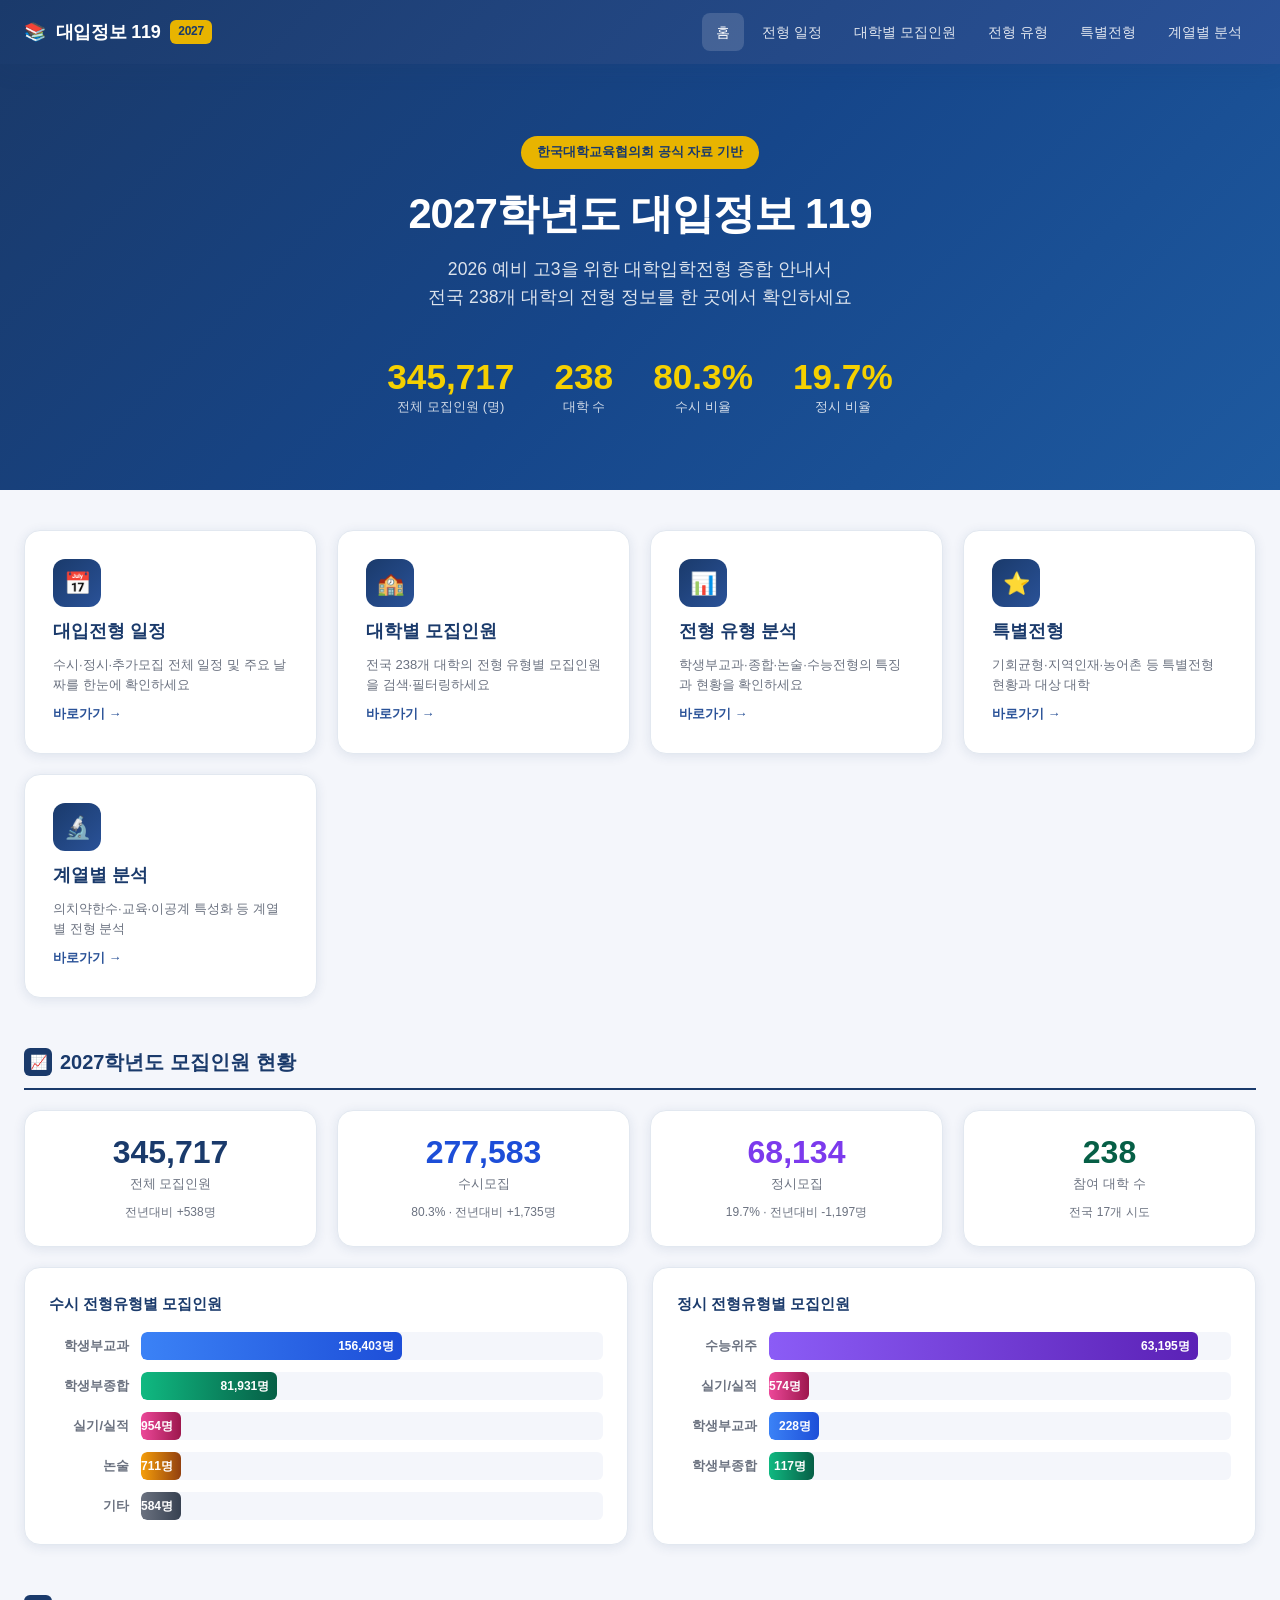
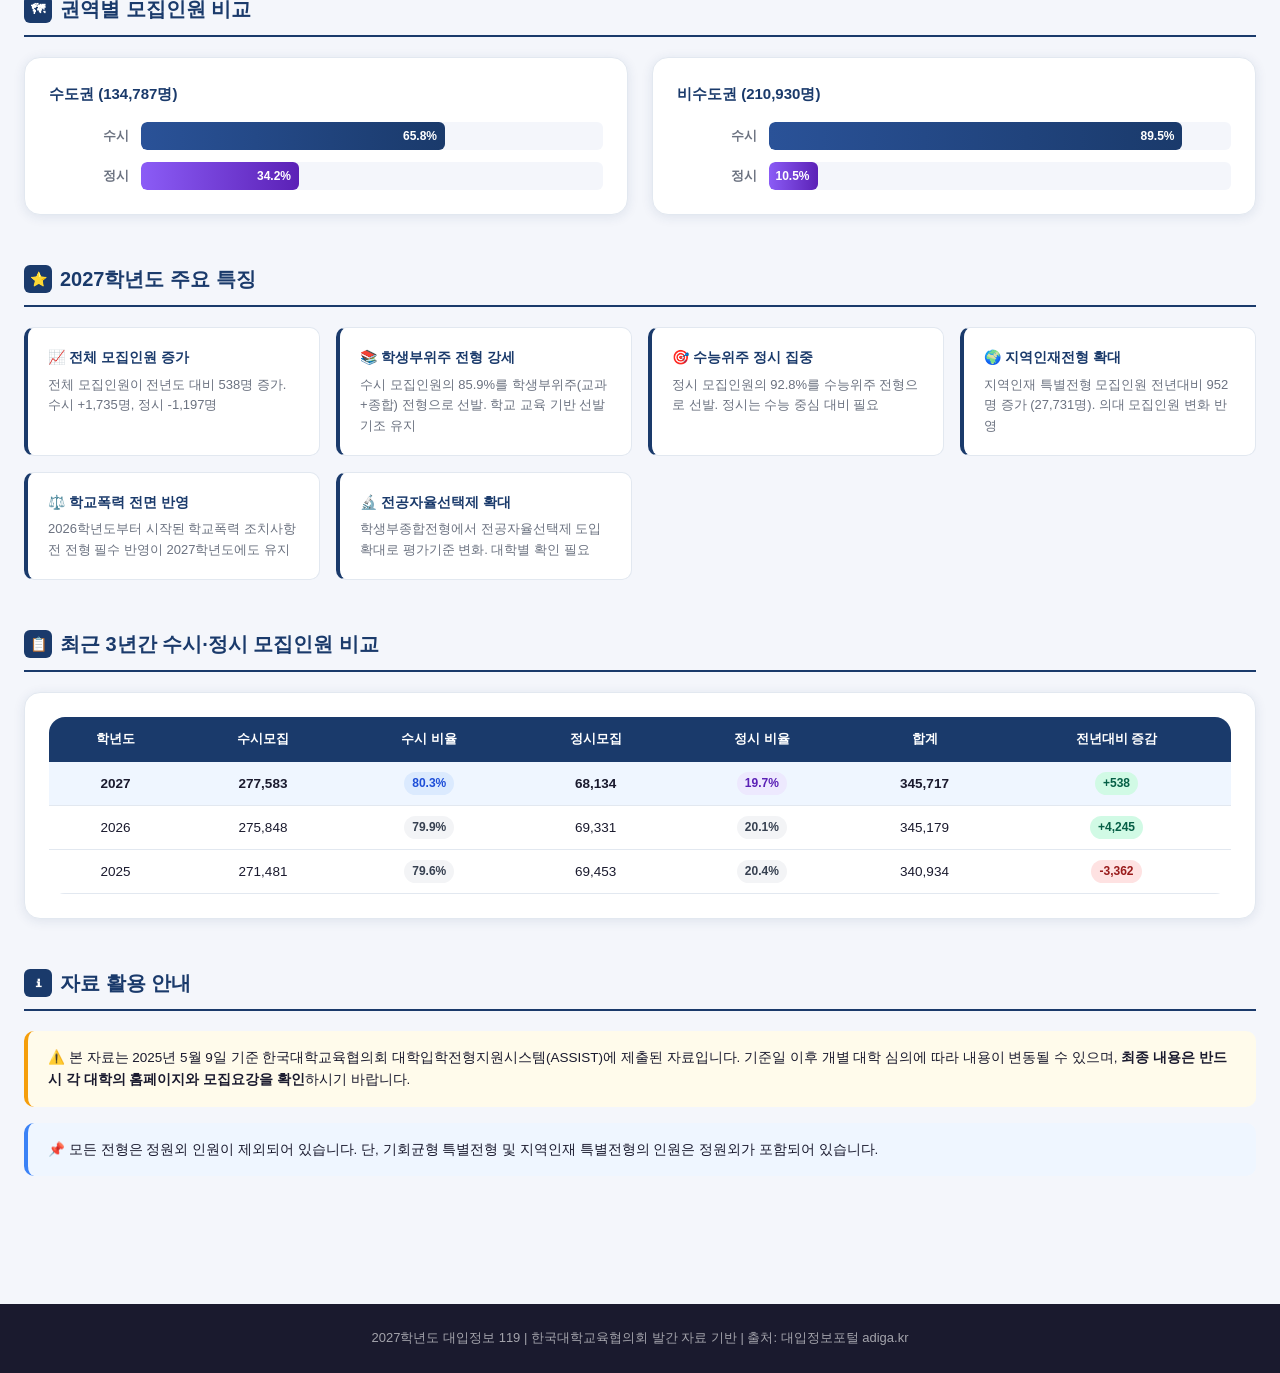
<file: index.html>
<!DOCTYPE html>
<html lang="ko">
<head>
  <meta charset="UTF-8">
  <meta name="viewport" content="width=device-width, initial-scale=1.0">
  <title>2027학년도 대입정보 119</title>
  <link rel="stylesheet" href="css/style.css">
  <style>
    .quick-links { display: grid; grid-template-columns: repeat(auto-fill, minmax(280px, 1fr)); gap: 20px; margin-top: 0; }
    .change-grid { display: grid; grid-template-columns: repeat(auto-fill, minmax(300px, 1fr)); gap: 16px; }
    .change-card { background: white; border-radius: var(--radius); border: 1px solid var(--border); padding: 18px; }
    .change-card h4 { font-size: 14px; font-weight: 700; color: var(--primary); margin-bottom: 8px; }
    .change-card ul { padding-left: 16px; font-size: 13px; color: var(--text-muted); line-height: 1.8; }
    .pie-visual { display: flex; align-items: center; gap: 32px; flex-wrap: wrap; }
    .pie-legend { flex: 1; min-width: 200px; }
    .legend-item { display: flex; align-items: center; gap: 10px; margin-bottom: 10px; font-size: 13.5px; }
    .legend-dot { width: 12px; height: 12px; border-radius: 3px; flex-shrink: 0; }
    .percent-bar { flex: 2; min-width: 280px; }
    .key-points { display: grid; grid-template-columns: repeat(auto-fill, minmax(240px, 1fr)); gap: 16px; }
    .key-point { background: white; border-radius: var(--radius); border: 1px solid var(--border); padding: 18px 20px; border-left: 4px solid var(--primary); }
    .key-point h4 { font-size: 14px; font-weight: 700; color: var(--primary); margin-bottom: 6px; }
    .key-point p { font-size: 13px; color: var(--text-muted); line-height: 1.6; }
  </style>
</head>
<body>

<header>
  <div class="header-inner">
    <div class="logo">
      <span>📚</span>
      <span>대입정보 119</span>
      <span class="logo-badge">2027</span>
    </div>
    <nav>
      <a href="index.html" class="active">홈</a>
      <a href="pages/schedule.html">전형 일정</a>
      <a href="pages/universities.html">대학별 모집인원</a>
      <a href="pages/types.html">전형 유형</a>
      <a href="pages/special.html">특별전형</a>
      <a href="pages/fields.html">계열별 분석</a>
    </nav>
  </div>
</header>

<section class="hero">
  <div class="hero-badge">한국대학교육협의회 공식 자료 기반</div>
  <h1>2027학년도 대입정보 119</h1>
  <p>2026 예비 고3을 위한 대학입학전형 종합 안내서<br>전국 238개 대학의 전형 정보를 한 곳에서 확인하세요</p>
  <div class="hero-stats">
    <div class="hero-stat">
      <span class="num">345,717</span>
      <span class="label">전체 모집인원 (명)</span>
    </div>
    <div class="hero-stat">
      <span class="num">238</span>
      <span class="label">대학 수</span>
    </div>
    <div class="hero-stat">
      <span class="num">80.3%</span>
      <span class="label">수시 비율</span>
    </div>
    <div class="hero-stat">
      <span class="num">19.7%</span>
      <span class="label">정시 비율</span>
    </div>
  </div>
</section>

<div class="container">

  <!-- 빠른 메뉴 -->
  <div class="section">
    <div class="quick-links">
      <a href="pages/schedule.html" class="nav-card">
        <div class="nav-card-icon">📅</div>
        <h3>대입전형 일정</h3>
        <p>수시·정시·추가모집 전체 일정 및 주요 날짜를 한눈에 확인하세요</p>
        <span class="nav-card-arrow">바로가기 →</span>
      </a>
      <a href="pages/universities.html" class="nav-card">
        <div class="nav-card-icon">🏫</div>
        <h3>대학별 모집인원</h3>
        <p>전국 238개 대학의 전형 유형별 모집인원을 검색·필터링하세요</p>
        <span class="nav-card-arrow">바로가기 →</span>
      </a>
      <a href="pages/types.html" class="nav-card">
        <div class="nav-card-icon">📊</div>
        <h3>전형 유형 분석</h3>
        <p>학생부교과·종합·논술·수능전형의 특징과 현황을 확인하세요</p>
        <span class="nav-card-arrow">바로가기 →</span>
      </a>
      <a href="pages/special.html" class="nav-card">
        <div class="nav-card-icon">⭐</div>
        <h3>특별전형</h3>
        <p>기회균형·지역인재·농어촌 등 특별전형 현황과 대상 대학</p>
        <span class="nav-card-arrow">바로가기 →</span>
      </a>
      <a href="pages/fields.html" class="nav-card">
        <div class="nav-card-icon">🔬</div>
        <h3>계열별 분석</h3>
        <p>의치약한수·교육·이공계 특성화 등 계열별 전형 분석</p>
        <span class="nav-card-arrow">바로가기 →</span>
      </a>
    </div>
  </div>

  <!-- 주요 통계 -->
  <div class="section">
    <div class="section-title"><span class="icon">📈</span> 2027학년도 모집인원 현황</div>
    <div class="four-col" style="margin-bottom:20px">
      <div class="stat-card">
        <span class="stat-num">345,717</span>
        <div class="stat-label">전체 모집인원</div>
        <div class="stat-sub">전년대비 +538명</div>
      </div>
      <div class="stat-card">
        <span class="stat-num" style="color:#1d4ed8">277,583</span>
        <div class="stat-label">수시모집</div>
        <div class="stat-sub">80.3% · 전년대비 +1,735명</div>
      </div>
      <div class="stat-card">
        <span class="stat-num" style="color:#7c3aed">68,134</span>
        <div class="stat-label">정시모집</div>
        <div class="stat-sub">19.7% · 전년대비 -1,197명</div>
      </div>
      <div class="stat-card">
        <span class="stat-num" style="color:#065f46">238</span>
        <div class="stat-label">참여 대학 수</div>
        <div class="stat-sub">전국 17개 시도</div>
      </div>
    </div>

    <div class="two-col">
      <div class="card">
        <h3 style="font-size:15px;font-weight:700;color:var(--primary);margin-bottom:16px">수시 전형유형별 모집인원</h3>
        <div class="bar-chart">
          <div class="bar-row">
            <div class="bar-label">학생부교과</div>
            <div class="bar-track">
              <div class="bar-fill" style="width:56.4%;background:linear-gradient(90deg,#3b82f6,#1d4ed8)">
                <span>156,403명</span>
              </div>
            </div>
          </div>
          <div class="bar-row">
            <div class="bar-label">학생부종합</div>
            <div class="bar-track">
              <div class="bar-fill" style="width:29.5%;background:linear-gradient(90deg,#10b981,#065f46)">
                <span>81,931명</span>
              </div>
            </div>
          </div>
          <div class="bar-row">
            <div class="bar-label">실기/실적</div>
            <div class="bar-track">
              <div class="bar-fill" style="width:7.9%;background:linear-gradient(90deg,#ec4899,#9d174d)">
                <span>21,954명</span>
              </div>
            </div>
          </div>
          <div class="bar-row">
            <div class="bar-label">논술</div>
            <div class="bar-track">
              <div class="bar-fill" style="width:4.6%;background:linear-gradient(90deg,#f59e0b,#92400e)">
                <span>12,711명</span>
              </div>
            </div>
          </div>
          <div class="bar-row">
            <div class="bar-label">기타</div>
            <div class="bar-track">
              <div class="bar-fill" style="width:1.7%;background:linear-gradient(90deg,#6b7280,#374151)">
                <span>4,584명</span>
              </div>
            </div>
          </div>
        </div>
      </div>
      <div class="card">
        <h3 style="font-size:15px;font-weight:700;color:var(--primary);margin-bottom:16px">정시 전형유형별 모집인원</h3>
        <div class="bar-chart">
          <div class="bar-row">
            <div class="bar-label">수능위주</div>
            <div class="bar-track">
              <div class="bar-fill" style="width:92.8%;background:linear-gradient(90deg,#8b5cf6,#5b21b6)">
                <span>63,195명</span>
              </div>
            </div>
          </div>
          <div class="bar-row">
            <div class="bar-label">실기/실적</div>
            <div class="bar-track">
              <div class="bar-fill" style="width:6.7%;background:linear-gradient(90deg,#ec4899,#9d174d)">
                <span>4,574명</span>
              </div>
            </div>
          </div>
          <div class="bar-row">
            <div class="bar-label">학생부교과</div>
            <div class="bar-track">
              <div class="bar-fill" style="width:0.3%;background:linear-gradient(90deg,#3b82f6,#1d4ed8);min-width:50px">
                <span>228명</span>
              </div>
            </div>
          </div>
          <div class="bar-row">
            <div class="bar-label">학생부종합</div>
            <div class="bar-track">
              <div class="bar-fill" style="width:0.2%;background:linear-gradient(90deg,#10b981,#065f46);min-width:45px">
                <span>117명</span>
              </div>
            </div>
          </div>
        </div>
      </div>
    </div>
  </div>

  <!-- 수도권 vs 비수도권 -->
  <div class="section">
    <div class="section-title"><span class="icon">🗺</span> 권역별 모집인원 비교</div>
    <div class="two-col">
      <div class="card">
        <h3 style="font-size:15px;font-weight:700;color:var(--primary);margin-bottom:16px">수도권 (134,787명)</h3>
        <div class="bar-chart">
          <div class="bar-row">
            <div class="bar-label">수시</div>
            <div class="bar-track">
              <div class="bar-fill" style="width:65.8%"><span>65.8%</span></div>
            </div>
          </div>
          <div class="bar-row">
            <div class="bar-label">정시</div>
            <div class="bar-track">
              <div class="bar-fill" style="width:34.2%;background:linear-gradient(90deg,#8b5cf6,#5b21b6)"><span>34.2%</span></div>
            </div>
          </div>
        </div>
      </div>
      <div class="card">
        <h3 style="font-size:15px;font-weight:700;color:var(--primary);margin-bottom:16px">비수도권 (210,930명)</h3>
        <div class="bar-chart">
          <div class="bar-row">
            <div class="bar-label">수시</div>
            <div class="bar-track">
              <div class="bar-fill" style="width:89.5%"><span>89.5%</span></div>
            </div>
          </div>
          <div class="bar-row">
            <div class="bar-label">정시</div>
            <div class="bar-track">
              <div class="bar-fill" style="width:10.5%;background:linear-gradient(90deg,#8b5cf6,#5b21b6)"><span>10.5%</span></div>
            </div>
          </div>
        </div>
      </div>
    </div>
  </div>

  <!-- 주요 특징 -->
  <div class="section">
    <div class="section-title"><span class="icon">⭐</span> 2027학년도 주요 특징</div>
    <div class="key-points">
      <div class="key-point">
        <h4>📈 전체 모집인원 증가</h4>
        <p>전체 모집인원이 전년도 대비 538명 증가. 수시 +1,735명, 정시 -1,197명</p>
      </div>
      <div class="key-point">
        <h4>📚 학생부위주 전형 강세</h4>
        <p>수시 모집인원의 85.9%를 학생부위주(교과+종합) 전형으로 선발. 학교 교육 기반 선발 기조 유지</p>
      </div>
      <div class="key-point">
        <h4>🎯 수능위주 정시 집중</h4>
        <p>정시 모집인원의 92.8%를 수능위주 전형으로 선발. 정시는 수능 중심 대비 필요</p>
      </div>
      <div class="key-point">
        <h4>🌍 지역인재전형 확대</h4>
        <p>지역인재 특별전형 모집인원 전년대비 952명 증가 (27,731명). 의대 모집인원 변화 반영</p>
      </div>
      <div class="key-point">
        <h4>⚖️ 학교폭력 전면 반영</h4>
        <p>2026학년도부터 시작된 학교폭력 조치사항 전 전형 필수 반영이 2027학년도에도 유지</p>
      </div>
      <div class="key-point">
        <h4>🔬 전공자율선택제 확대</h4>
        <p>학생부종합전형에서 전공자율선택제 도입 확대로 평가기준 변화. 대학별 확인 필요</p>
      </div>
    </div>
  </div>

  <!-- 최근 3년 비교 -->
  <div class="section">
    <div class="section-title"><span class="icon">📋</span> 최근 3년간 수시·정시 모집인원 비교</div>
    <div class="card">
      <div class="table-wrap" style="box-shadow:none;border:none">
        <table>
          <thead>
            <tr>
              <th>학년도</th>
              <th>수시모집</th>
              <th>수시 비율</th>
              <th>정시모집</th>
              <th>정시 비율</th>
              <th>합계</th>
              <th>전년대비 증감</th>
            </tr>
          </thead>
          <tbody>
            <tr style="background:#eff6ff">
              <td><strong>2027</strong></td>
              <td><strong>277,583</strong></td>
              <td><span class="badge badge-blue">80.3%</span></td>
              <td><strong>68,134</strong></td>
              <td><span class="badge badge-purple">19.7%</span></td>
              <td><strong>345,717</strong></td>
              <td><span class="badge badge-green">+538</span></td>
            </tr>
            <tr>
              <td>2026</td>
              <td>275,848</td>
              <td><span class="badge badge-gray">79.9%</span></td>
              <td>69,331</td>
              <td><span class="badge badge-gray">20.1%</span></td>
              <td>345,179</td>
              <td><span class="badge badge-green">+4,245</span></td>
            </tr>
            <tr>
              <td>2025</td>
              <td>271,481</td>
              <td><span class="badge badge-gray">79.6%</span></td>
              <td>69,453</td>
              <td><span class="badge badge-gray">20.4%</span></td>
              <td>340,934</td>
              <td><span class="badge badge-red">-3,362</span></td>
            </tr>
          </tbody>
        </table>
      </div>
    </div>
  </div>

  <!-- 일러두기 -->
  <div class="section">
    <div class="section-title"><span class="icon">ℹ</span> 자료 활용 안내</div>
    <div class="info-box info-box-yellow">
      ⚠️ 본 자료는 2025년 5월 9일 기준 한국대학교육협의회 대학입학전형지원시스템(ASSIST)에 제출된 자료입니다.
      기준일 이후 개별 대학 심의에 따라 내용이 변동될 수 있으며, <strong>최종 내용은 반드시 각 대학의 홈페이지와 모집요강을 확인</strong>하시기 바랍니다.
    </div>
    <div class="info-box info-box-blue">
      📌 모든 전형은 정원외 인원이 제외되어 있습니다. 단, 기회균형 특별전형 및 지역인재 특별전형의 인원은 정원외가 포함되어 있습니다.
    </div>
  </div>

</div>

<footer>
  <p>2027학년도 대입정보 119 | 한국대학교육협의회 발간 자료 기반 | 출처: 대입정보포털 adiga.kr</p>
</footer>

</body>
</html>
</file>
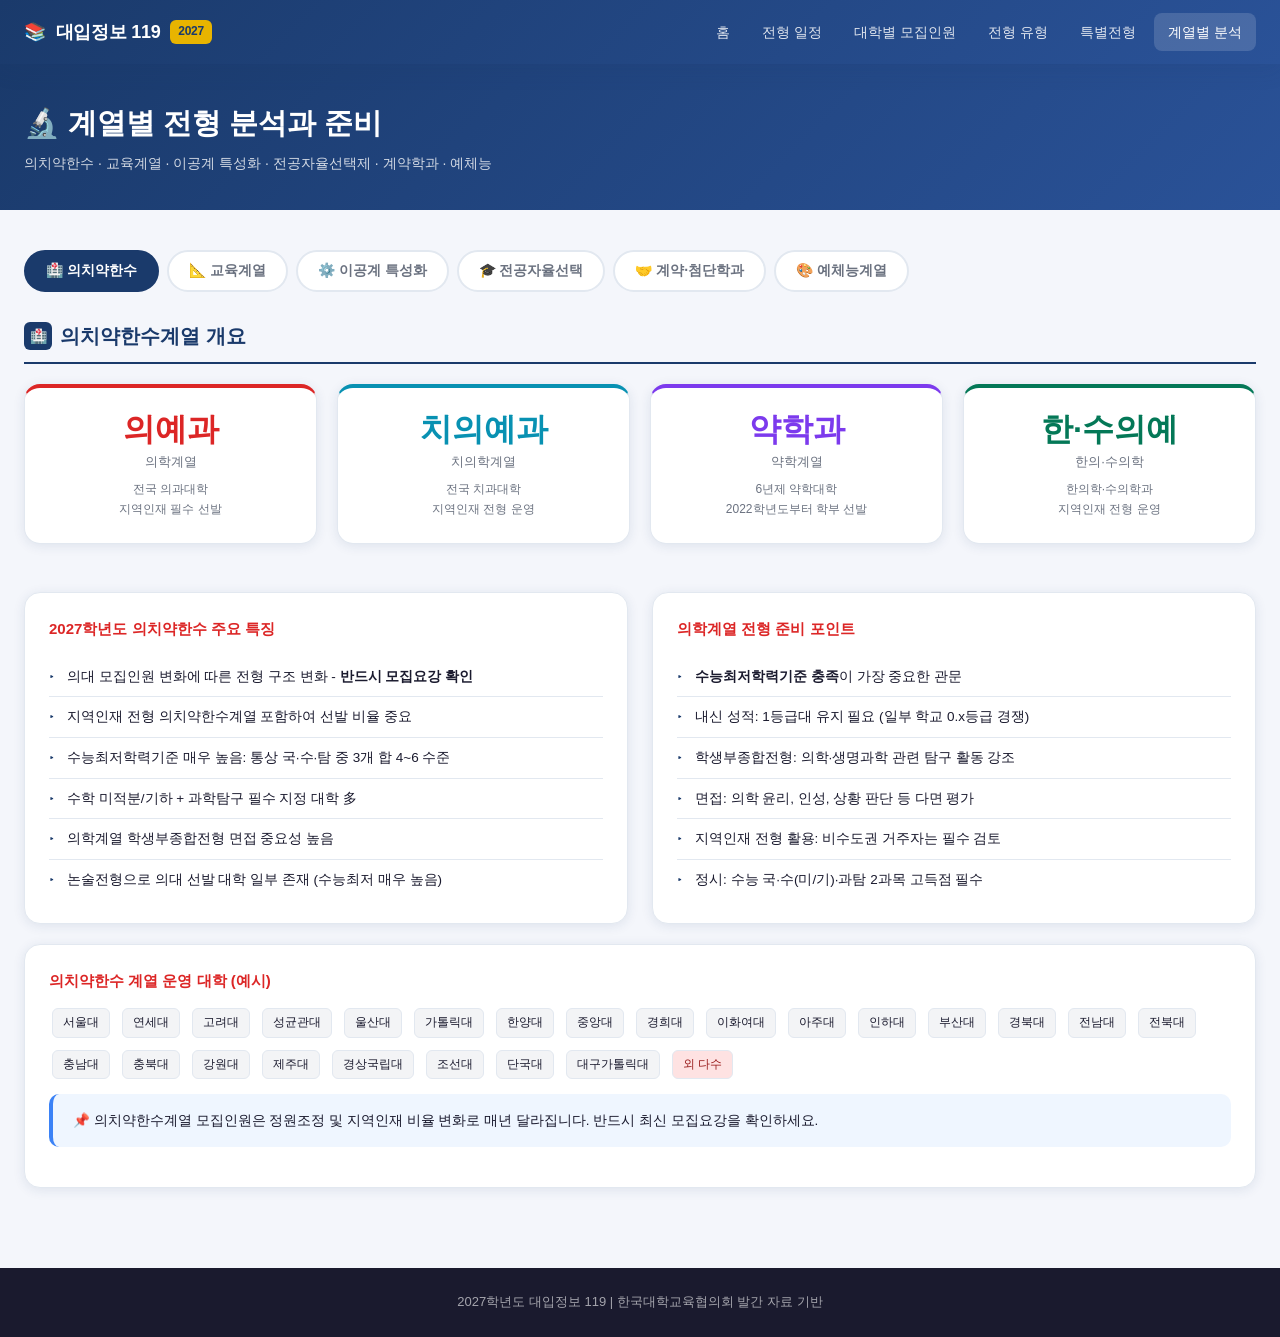
<file: pages/fields.html>
<!DOCTYPE html>
<html lang="ko">
<head>
  <meta charset="UTF-8">
  <meta name="viewport" content="width=device-width, initial-scale=1.0">
  <title>계열별 분석 | 2027학년도 대입정보 119</title>
  <link rel="stylesheet" href="../css/style.css">
  <style>
    .field-tab-bar { display: flex; gap: 8px; flex-wrap: wrap; margin-bottom: 28px; }
    .field-tab { padding: 10px 20px; border-radius: 100px; font-size: 14px; font-weight: 600; cursor: pointer; border: 2px solid var(--border); background: white; color: var(--text-muted); transition: all 0.2s; }
    .field-tab.active { background: var(--primary); border-color: var(--primary); color: white; }
    .field-section { display: none; }
    .field-section.show { display: block; }
    .point-list { list-style: none; padding: 0; }
    .point-list li { padding: 9px 0; border-bottom: 1px solid var(--border); font-size: 13.5px; line-height: 1.6; padding-left: 18px; position: relative; }
    .point-list li:last-child { border-bottom: none; }
    .point-list li::before { content: '▸'; position: absolute; left: 0; color: var(--primary); font-size: 11px; top: 11px; }
    .school-tag { display: inline-block; background: #f3f4f6; border: 1px solid var(--border); color: var(--text); padding: 4px 10px; border-radius: 6px; font-size: 12px; font-weight: 500; margin: 3px; }
    .med-table th { background: #7f1d1d; }
    .edu-table th { background: #14532d; }
  </style>
</head>
<body>

<header>
  <div class="header-inner">
    <div class="logo">
      <a href="../index.html" style="display:flex;align-items:center;gap:10px;color:white">
        <span>📚</span><span>대입정보 119</span><span class="logo-badge">2027</span>
      </a>
    </div>
    <nav>
      <a href="../index.html">홈</a>
      <a href="schedule.html">전형 일정</a>
      <a href="universities.html">대학별 모집인원</a>
      <a href="types.html">전형 유형</a>
      <a href="special.html">특별전형</a>
      <a href="fields.html" class="active">계열별 분석</a>
    </nav>
  </div>
</header>

<div class="page-header">
  <div class="page-header-inner">
    <h1>🔬 계열별 전형 분석과 준비</h1>
    <p>의치약한수 · 교육계열 · 이공계 특성화 · 전공자율선택제 · 계약학과 · 예체능</p>
  </div>
</div>

<div class="container">

  <div class="field-tab-bar">
    <button class="field-tab active" onclick="showField('med')">🏥 의치약한수</button>
    <button class="field-tab" onclick="showField('edu')">📐 교육계열</button>
    <button class="field-tab" onclick="showField('eng')">⚙️ 이공계 특성화</button>
    <button class="field-tab" onclick="showField('free')">🎓 전공자율선택</button>
    <button class="field-tab" onclick="showField('contract')">🤝 계약·첨단학과</button>
    <button class="field-tab" onclick="showField('arts')">🎨 예체능계열</button>
  </div>

  <!-- 의치약한수 -->
  <div id="field-med" class="field-section show">
    <div class="section">
      <div class="section-title"><span class="icon">🏥</span> 의치약한수계열 개요</div>
      <div class="four-col">
        <div class="stat-card" style="border-top:4px solid #dc2626">
          <span class="stat-num" style="color:#dc2626">의예과</span>
          <div class="stat-label">의학계열</div>
          <div class="stat-sub">전국 의과대학<br>지역인재 필수 선발</div>
        </div>
        <div class="stat-card" style="border-top:4px solid #0891b2">
          <span class="stat-num" style="color:#0891b2">치의예과</span>
          <div class="stat-label">치의학계열</div>
          <div class="stat-sub">전국 치과대학<br>지역인재 전형 운영</div>
        </div>
        <div class="stat-card" style="border-top:4px solid #7c3aed">
          <span class="stat-num" style="color:#7c3aed">약학과</span>
          <div class="stat-label">약학계열</div>
          <div class="stat-sub">6년제 약학대학<br>2022학년도부터 학부 선발</div>
        </div>
        <div class="stat-card" style="border-top:4px solid #047857">
          <span class="stat-num" style="color:#047857">한·수의예</span>
          <div class="stat-label">한의·수의학</div>
          <div class="stat-sub">한의학·수의학과<br>지역인재 전형 운영</div>
        </div>
      </div>
    </div>

    <div class="two-col">
      <div class="card">
        <h3 style="font-size:15px;font-weight:700;color:#dc2626;margin-bottom:16px">2027학년도 의치약한수 주요 특징</h3>
        <ul class="point-list">
          <li>의대 모집인원 변화에 따른 전형 구조 변화 - <strong>반드시 모집요강 확인</strong></li>
          <li>지역인재 전형 의치약한수계열 포함하여 선발 비율 중요</li>
          <li>수능최저학력기준 매우 높음: 통상 국·수·탐 중 3개 합 4~6 수준</li>
          <li>수학 미적분/기하 + 과학탐구 필수 지정 대학 多</li>
          <li>의학계열 학생부종합전형 면접 중요성 높음</li>
          <li>논술전형으로 의대 선발 대학 일부 존재 (수능최저 매우 높음)</li>
        </ul>
      </div>
      <div class="card">
        <h3 style="font-size:15px;font-weight:700;color:#dc2626;margin-bottom:16px">의학계열 전형 준비 포인트</h3>
        <ul class="point-list">
          <li><strong>수능최저학력기준 충족</strong>이 가장 중요한 관문</li>
          <li>내신 성적: 1등급대 유지 필요 (일부 학교 0.x등급 경쟁)</li>
          <li>학생부종합전형: 의학·생명과학 관련 탐구 활동 강조</li>
          <li>면접: 의학 윤리, 인성, 상황 판단 등 다면 평가</li>
          <li>지역인재 전형 활용: 비수도권 거주자는 필수 검토</li>
          <li>정시: 수능 국·수(미/기)·과탐 2과목 고득점 필수</li>
        </ul>
      </div>
    </div>
    <div class="card" style="margin-top:20px">
      <h3 style="font-size:15px;font-weight:700;color:#dc2626;margin-bottom:12px">의치약한수 계열 운영 대학 (예시)</h3>
      <div style="display:flex;flex-wrap:wrap;gap:6px">
        <span class="school-tag">서울대</span><span class="school-tag">연세대</span><span class="school-tag">고려대</span>
        <span class="school-tag">성균관대</span><span class="school-tag">울산대</span><span class="school-tag">가톨릭대</span>
        <span class="school-tag">한양대</span><span class="school-tag">중앙대</span><span class="school-tag">경희대</span>
        <span class="school-tag">이화여대</span><span class="school-tag">아주대</span><span class="school-tag">인하대</span>
        <span class="school-tag">부산대</span><span class="school-tag">경북대</span><span class="school-tag">전남대</span>
        <span class="school-tag">전북대</span><span class="school-tag">충남대</span><span class="school-tag">충북대</span>
        <span class="school-tag">강원대</span><span class="school-tag">제주대</span><span class="school-tag">경상국립대</span>
        <span class="school-tag">조선대</span><span class="school-tag">단국대</span><span class="school-tag">대구가톨릭대</span>
        <span class="school-tag" style="background:#fee2e2;color:#991b1b">외 다수</span>
      </div>
      <div class="info-box info-box-blue" style="margin-top:12px">
        📌 의치약한수계열 모집인원은 정원조정 및 지역인재 비율 변화로 매년 달라집니다. 반드시 최신 모집요강을 확인하세요.
      </div>
    </div>
  </div>

  <!-- 교육계열 -->
  <div id="field-edu" class="field-section">
    <div class="two-col">
      <div class="card">
        <h3 style="font-size:15px;font-weight:700;color:#14532d;margin-bottom:16px">📐 교육계열(초등교육) 개요</h3>
        <ul class="point-list">
          <li>전국 교육대학교 10개 + 초등교육과 운영 대학(이화여대, 제주대, 한국교원대 등)</li>
          <li>임용고시 합격률과 교원 수요를 고려한 지원 전략 필요</li>
          <li>학생부교과전형 비중 높은 편, 면접 전형도 운영</li>
          <li>수능최저학력기준 있는 대학 다수</li>
          <li>지역인재 전형 운영: 해당 지역 출신 지원자 우대</li>
        </ul>
      </div>
      <div class="card">
        <h3 style="font-size:15px;font-weight:700;color:#14532d;margin-bottom:16px">전국 교육대학교</h3>
        <div style="display:flex;flex-wrap:wrap;gap:6px">
          <span class="school-tag">서울교대</span><span class="school-tag">경인교대(인천)</span><span class="school-tag">춘천교대</span>
          <span class="school-tag">공주교대</span><span class="school-tag">청주교대</span><span class="school-tag">대구교대</span>
          <span class="school-tag">부산교대</span><span class="school-tag">진주교대</span><span class="school-tag">광주교대</span>
          <span class="school-tag">전주교대</span><span class="school-tag">제주대(초교)</span>
        </div>
        <div class="info-box info-box-green" style="margin-top:12px">
          💚 교육대학은 전국적으로 높은 내신 등급을 요구합니다. 지역균형전형 활용 시 거주 지역 대학을 적극 검토하세요.
        </div>
      </div>
    </div>
  </div>

  <!-- 이공계 특성화 -->
  <div id="field-eng" class="field-section">
    <div class="two-col">
      <div class="card">
        <h3 style="font-size:15px;font-weight:700;color:#1e3a8a;margin-bottom:16px">⚙️ 이공계 특성화 대학 개요</h3>
        <ul class="point-list">
          <li>KAIST, POSTECH, UNIST, DGIST, GIST 등 과학기술특성화대학</li>
          <li>한국과학기술원(KAIST): 학생부종합전형 + 면접, 수능 미반영</li>
          <li>포항공과대(POSTECH): 학생부종합전형으로만 선발, 수능 없음</li>
          <li>UNIST, DGIST, GIST: 수시 학생부종합 위주, 수능최저 없음</li>
          <li>졸업 후 연구소·기업 취업 연계 강점</li>
        </ul>
      </div>
      <div class="card">
        <h3 style="font-size:15px;font-weight:700;color:#1e3a8a;margin-bottom:16px">주요 이공계 특성화 대학</h3>
        <div class="table-wrap" style="box-shadow:none;border:none">
          <table>
            <thead>
              <tr style="background:#1e3a8a"><th>대학명</th><th>위치</th><th>주요 전형</th></tr>
            </thead>
            <tbody>
              <tr><td>한국과학기술원(KAIST)</td><td>대전</td><td>학생부종합</td></tr>
              <tr><td>포항공과대(POSTECH)</td><td>경북 포항</td><td>학생부종합</td></tr>
              <tr><td>울산과학기술원(UNIST)</td><td>울산</td><td>학생부종합</td></tr>
              <tr><td>대구경북과학기술원(DGIST)</td><td>대구</td><td>학생부종합</td></tr>
              <tr><td>광주과학기술원(GIST)</td><td>광주</td><td>학생부종합</td></tr>
              <tr><td>한국기술교육대(KOREATECH)</td><td>충남 천안</td><td>교과·종합</td></tr>
            </tbody>
          </table>
        </div>
      </div>
    </div>
    <div class="info-box info-box-yellow" style="margin-top:16px">
      ⚠️ KAIST, POSTECH, UNIST, DGIST, GIST는 별도의 입학전형을 운영합니다. 각 대학 홈페이지에서 직접 확인하세요.
    </div>
  </div>

  <!-- 전공자율선택 -->
  <div id="field-free" class="field-section">
    <div class="two-col">
      <div class="card">
        <h3 style="font-size:15px;font-weight:700;color:#0891b2;margin-bottom:16px">🎓 전공자율선택제 개요</h3>
        <ul class="point-list">
          <li>입학 시 전공 구분 없이 <strong>무전공(자유전공/광역)으로 선발</strong></li>
          <li>2026학년도부터 수도권 주요 대학들이 대규모 도입</li>
          <li>1~2학년에 다양한 학문을 탐색 후 전공 결정</li>
          <li>전공 선택 방식: 성적 순, 선착순, 지원 방식 등 대학별 상이</li>
          <li>전공 선택에 제한(인기 학과 배정 경쟁)이 있을 수 있음</li>
          <li>의예, 약학 등 특수 전문직 계열은 대부분 제외</li>
        </ul>
      </div>
      <div class="card">
        <h3 style="font-size:15px;font-weight:700;color:#0891b2;margin-bottom:16px">전공자율선택제 운영 주요 대학 (예시)</h3>
        <div style="display:flex;flex-wrap:wrap;gap:6px;margin-bottom:12px">
          <span class="school-tag">서울대 (자유전공학부)</span>
          <span class="school-tag">연세대 (자유전공)</span>
          <span class="school-tag">고려대 (자유전공)</span>
          <span class="school-tag">성균관대 (무전공)</span>
          <span class="school-tag">한양대 (한양인재)</span>
          <span class="school-tag">경희대 (자율전공학부)</span>
          <span class="school-tag">중앙대 (다빈치)</span>
          <span class="school-tag">건국대 (KU자유전공학부)</span>
          <span class="school-tag">국민대 (자유전공)</span>
          <span class="school-tag">동국대 (열린전공학부)</span>
          <span class="school-tag">가천대 (자유전공학부)</span>
          <span class="school-tag" style="background:#fee2e2;color:#991b1b">외 다수</span>
        </div>
        <div class="info-box info-box-blue">
          📌 전공자율선택제 도입 대학의 학생부종합전형에서는 <strong>기존 학과별 평가기준이 변화</strong>할 수 있습니다. 대학별 평가기준을 반드시 확인하세요.
        </div>
      </div>
    </div>
    <div class="card" style="margin-top:20px">
      <h3 style="font-size:15px;font-weight:700;color:#0891b2;margin-bottom:12px">전공자율선택제 장단점 비교</h3>
      <div class="two-col">
        <div style="background:#f0fdf4;padding:16px;border-radius:var(--radius)">
          <h4 style="color:#065f46;margin-bottom:8px">✅ 장점</h4>
          <ul style="font-size:13px;color:var(--text-muted);padding-left:16px;line-height:1.8">
            <li>다양한 학문 탐색 후 전공 결정 가능</li>
            <li>진로 변경에 유연하게 대응 가능</li>
            <li>전공 선택 전 융합적 사고 함양</li>
            <li>인기 학과 진입 기회 (성적 경쟁 통해)</li>
          </ul>
        </div>
        <div style="background:#fff7ed;padding:16px;border-radius:var(--radius)">
          <h4 style="color:#92400e;margin-bottom:8px">⚠️ 주의사항</h4>
          <ul style="font-size:13px;color:var(--text-muted);padding-left:16px;line-height:1.8">
            <li>인기 전공 배정 경쟁 치열 가능</li>
            <li>전공 선택 기준이 대학별로 달라 확인 필요</li>
            <li>의예·약학 등 특수 전문직 계열 제외</li>
            <li>지원 전략 시 전공 선택 제도를 함께 고려</li>
          </ul>
        </div>
      </div>
    </div>
  </div>

  <!-- 계약·첨단학과 -->
  <div id="field-contract" class="field-section">
    <div class="two-col">
      <div class="card">
        <h3 style="font-size:15px;font-weight:700;color:#4f46e5;margin-bottom:16px">🤝 계약학과 개요</h3>
        <ul class="point-list">
          <li>기업 또는 기관과 대학이 계약을 맺어 인재를 양성하는 학과</li>
          <li>입학과 동시에 취업이 약속되는 경우 多</li>
          <li>채용조건형: 졸업 후 해당 기업 취업 조건</li>
          <li>재직자 위탁교육형: 재직 중 대학원 또는 학부 과정 이수</li>
          <li>삼성, 현대, LG, SK 등 주요 대기업과 연계된 계약학과 운영</li>
        </ul>
      </div>
      <div class="card">
        <h3 style="font-size:15px;font-weight:700;color:#4f46e5;margin-bottom:16px">첨단학과 개요</h3>
        <ul class="point-list">
          <li>정부 지원으로 신설·확대된 미래 산업 관련 첨단 학과</li>
          <li>반도체, AI·빅데이터, 바이오, 에너지, 우주항공 등</li>
          <li>2022~2023학년도부터 주요 대학들이 대규모 확대</li>
          <li>정부 R&D 및 장학금 지원 연계</li>
          <li>취업률과 미래 성장성 측면에서 높은 관심</li>
        </ul>
      </div>
    </div>
    <div class="card" style="margin-top:20px">
      <h3 style="font-size:15px;font-weight:700;color:#4f46e5;margin-bottom:12px">계약학과·첨단학과 분야 예시</h3>
      <div class="three-col">
        <div style="background:#f5f3ff;padding:16px;border-radius:var(--radius);text-align:center">
          <div style="font-size:2rem;margin-bottom:6px">💻</div>
          <div style="font-weight:700;color:#5b21b6;margin-bottom:4px">반도체</div>
          <div style="font-size:12px;color:var(--text-muted)">삼성전자, SK하이닉스 등<br>연계 반도체학과 확대</div>
        </div>
        <div style="background:#eff6ff;padding:16px;border-radius:var(--radius);text-align:center">
          <div style="font-size:2rem;margin-bottom:6px">🤖</div>
          <div style="font-weight:700;color:#1d4ed8;margin-bottom:4px">AI·빅데이터</div>
          <div style="font-size:12px;color:var(--text-muted)">AI학부, 데이터사이언스,<br>소프트웨어 융합</div>
        </div>
        <div style="background:#f0fdf4;padding:16px;border-radius:var(--radius);text-align:center">
          <div style="font-size:2rem;margin-bottom:6px">🧬</div>
          <div style="font-weight:700;color:#065f46;margin-bottom:4px">바이오·헬스</div>
          <div style="font-size:12px;color:var(--text-muted)">바이오의약, 의공학,<br>디지털헬스케어</div>
        </div>
      </div>
      <div class="info-box info-box-blue" style="margin-top:16px">
        📌 계약학과는 졸업 후 의무 근무 조건 등이 있을 수 있습니다. 지원 전 계약 조건을 반드시 확인하세요.
      </div>
    </div>
  </div>

  <!-- 예체능 -->
  <div id="field-arts" class="field-section">
    <div class="two-col">
      <div class="card">
        <h3 style="font-size:15px;font-weight:700;color:#9d174d;margin-bottom:16px">🎨 예체능계열(실기/실적전형 제외) 개요</h3>
        <ul class="point-list">
          <li>미술·음악·체육·연극·영화·무용 등 예체능 계열</li>
          <li>수시 실기/실적 전형: <strong>21,954명</strong> 모집</li>
          <li>정시 실기/실적 전형: <strong>4,574명</strong> 모집</li>
          <li>학생부 반영 비율을 높이는 추세 (실기 비중 감소 경향)</li>
          <li>수시에서도 수능최저학력기준 적용 대학 증가</li>
        </ul>
      </div>
      <div class="card">
        <h3 style="font-size:15px;font-weight:700;color:#9d174d;margin-bottom:16px">예체능 전형 준비 포인트</h3>
        <ul class="point-list">
          <li>실기 종목 및 평가기준 대학별 차이가 매우 큼</li>
          <li>각 대학 실기고사 기출 문제 분석 필수</li>
          <li>체육계열: 종목별 기술 수준 + 체력 + 학업 능력</li>
          <li>음악계열: 악기 연주 또는 성악 수준 + 악보 시창</li>
          <li>미술계열: 소묘, 색채화, 디자인 등 대학별 상이</li>
          <li>실기 일정 중복 여부 반드시 확인 (복수 지원 시)</li>
        </ul>
      </div>
    </div>
    <div class="info-box info-box-yellow" style="margin-top:16px">
      ⚠️ 예체능계열 전형은 대학별로 실기 내용, 비중, 수능최저학력기준이 매우 다양합니다. 지원 대학의 모집요강을 개별적으로 꼼꼼히 확인하세요.
    </div>
  </div>

</div>

<footer>
  <p>2027학년도 대입정보 119 | 한국대학교육협의회 발간 자료 기반</p>
</footer>

<script>
function showField(type) {
  document.querySelectorAll('.field-section').forEach(el => el.classList.remove('show'));
  document.querySelectorAll('.field-tab').forEach(el => el.classList.remove('active'));
  document.getElementById('field-' + type).classList.add('show');
  event.target.classList.add('active');
}
</script>
</body>
</html>
</file>
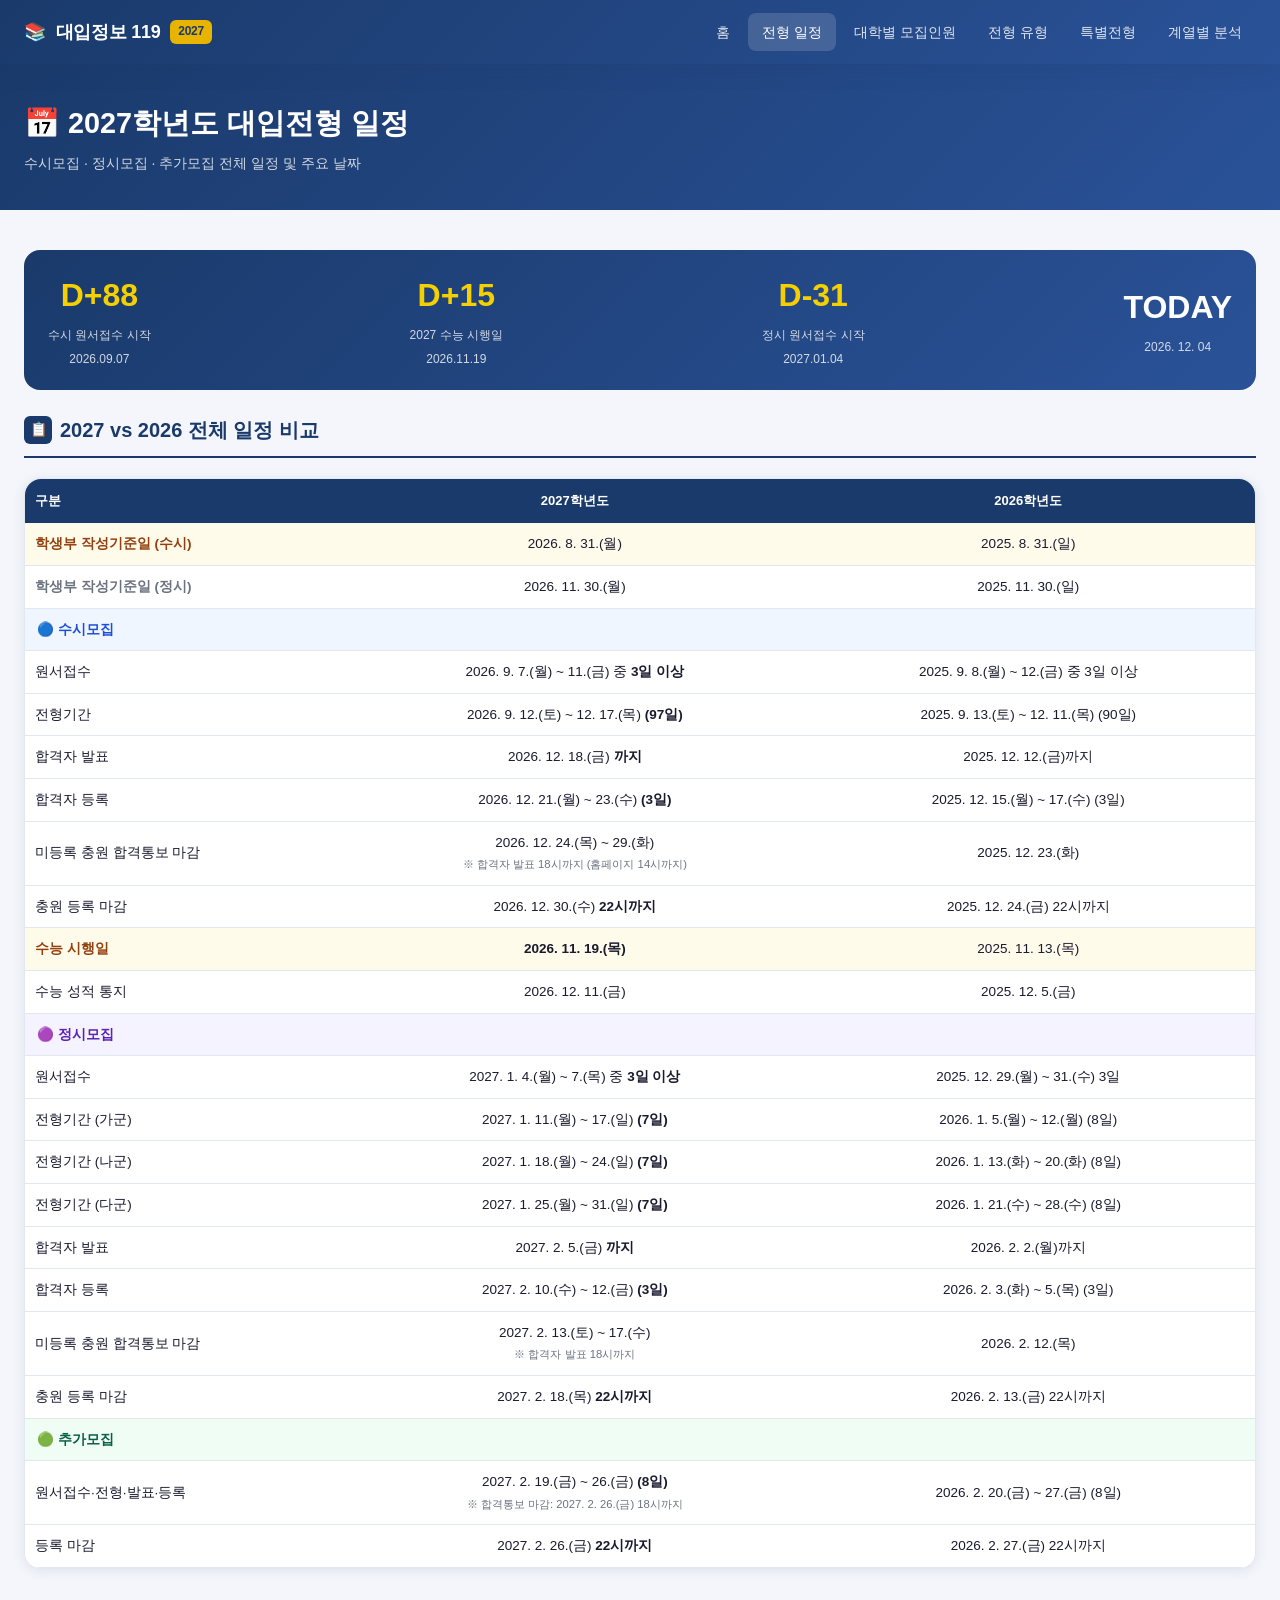
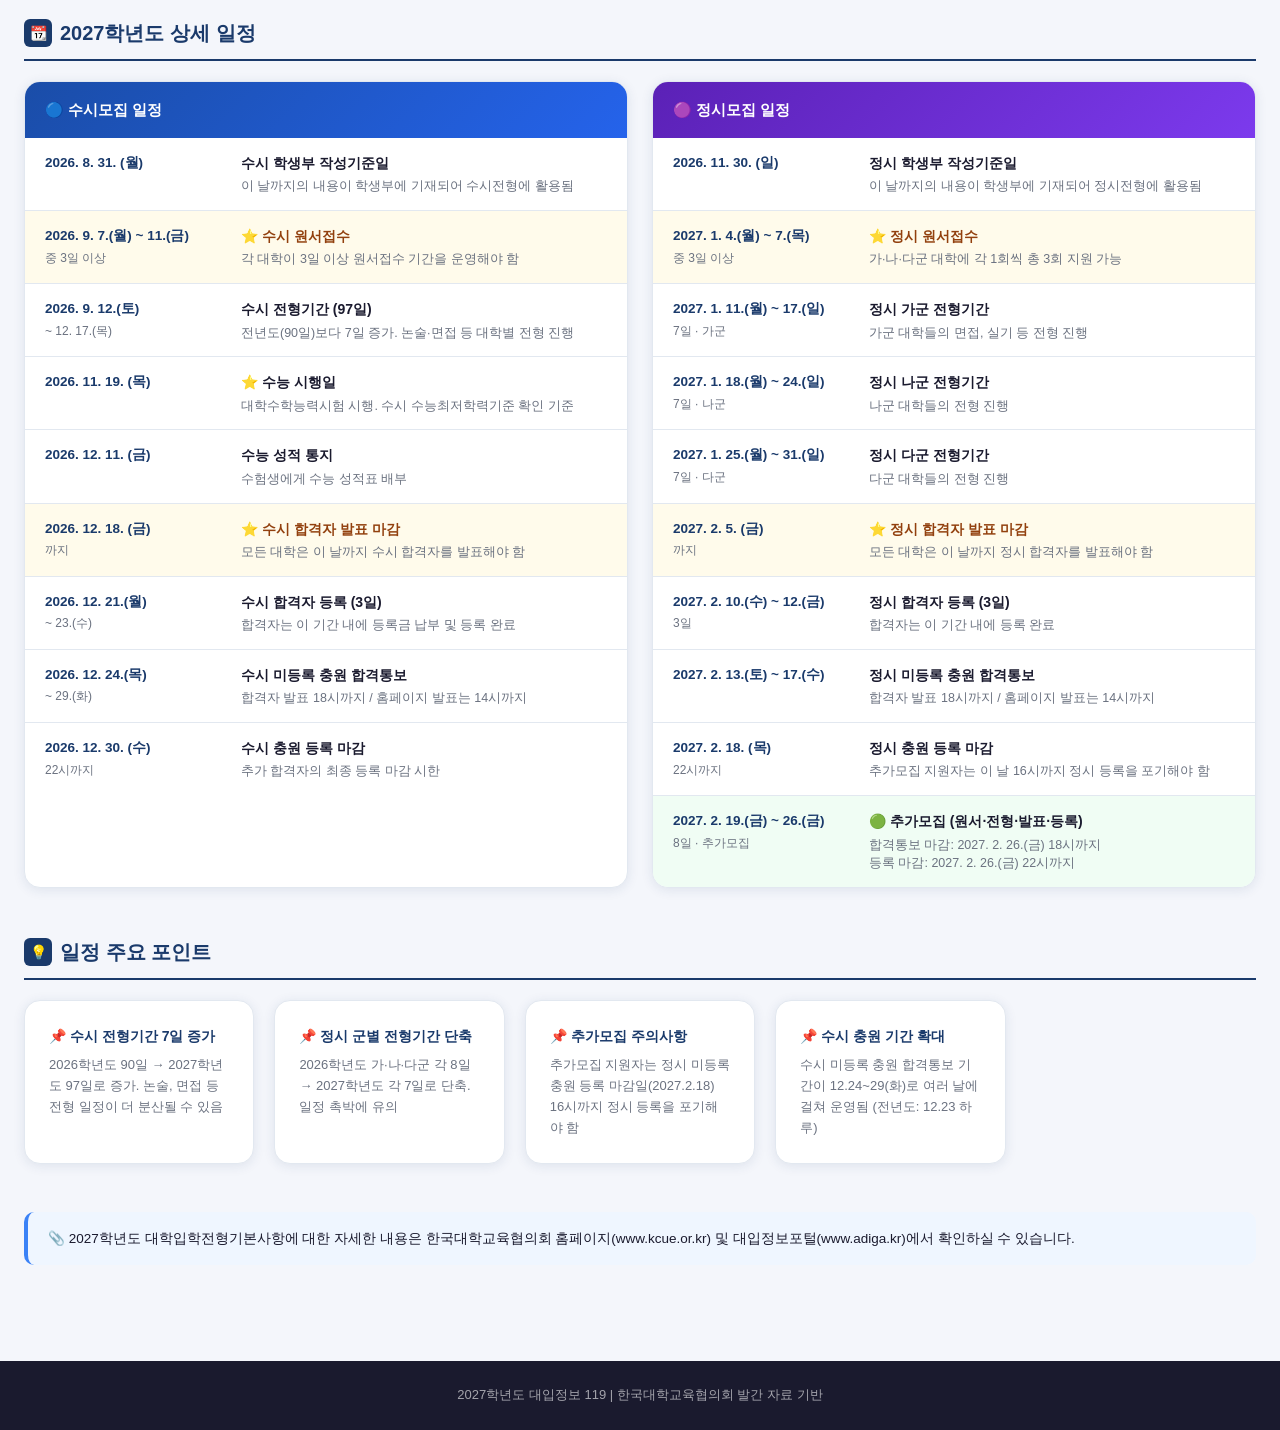
<file: pages/schedule.html>
<!DOCTYPE html>
<html lang="ko">
<head>
  <meta charset="UTF-8">
  <meta name="viewport" content="width=device-width, initial-scale=1.0">
  <title>대입전형 일정 | 2027학년도 대입정보 119</title>
  <link rel="stylesheet" href="../css/style.css">
  <style>
    .schedule-grid { display: grid; grid-template-columns: 1fr 1fr; gap: 24px; }
    .schedule-card { background: white; border-radius: var(--radius-lg); border: 1px solid var(--border); overflow: hidden; box-shadow: var(--shadow); }
    .schedule-card-header { padding: 16px 20px; font-weight: 700; font-size: 15px; color: white; }
    .susi-header { background: linear-gradient(135deg, #1a4da8, #2563eb); }
    .jeongsi-header { background: linear-gradient(135deg, #5b21b6, #7c3aed); }
    .schedule-card-body { padding: 0; }
    .schedule-row { display: flex; align-items: flex-start; padding: 14px 20px; border-bottom: 1px solid var(--border); gap: 16px; }
    .schedule-row:last-child { border-bottom: none; }
    .schedule-row:hover { background: #f8faff; }
    .sch-date { width: 180px; flex-shrink: 0; }
    .sch-date .date-main { font-size: 13.5px; font-weight: 700; color: var(--primary); }
    .sch-date .date-sub { font-size: 12px; color: var(--text-muted); margin-top: 2px; }
    .sch-content h4 { font-size: 14px; font-weight: 700; color: var(--text); margin-bottom: 3px; }
    .sch-content p { font-size: 12.5px; color: var(--text-muted); line-height: 1.5; }
    .highlight-row { background: #fffbeb !important; }
    .highlight-row .sch-content h4 { color: #92400e; }
    .calendar-visual { background: white; border-radius: var(--radius-lg); border: 1px solid var(--border); padding: 24px; box-shadow: var(--shadow); margin-bottom: 24px; }
    .month-row { display: flex; gap: 0; margin-bottom: 8px; overflow-x: auto; }
    .month-block { flex: 1; min-width: 60px; text-align: center; padding: 8px 4px; font-size: 12px; font-weight: 600; border-right: 1px solid var(--border); }
    .month-block:last-child { border-right: none; }
    .month-label { font-size: 11px; color: var(--text-muted); margin-bottom: 6px; }
    .event-bar { border-radius: 4px; padding: 3px 6px; font-size: 11px; font-weight: 600; color: white; margin-bottom: 3px; white-space: nowrap; overflow: hidden; text-overflow: ellipsis; }
    .bar-susi { background: #2563eb; }
    .bar-suneung { background: #dc2626; }
    .bar-jeongsi { background: #7c3aed; }
    .bar-etc { background: #6b7280; }
    .dday-card { background: linear-gradient(135deg, #1a3a6b, #2a5298); color: white; border-radius: var(--radius-lg); padding: 20px 24px; display: flex; justify-content: space-between; align-items: center; flex-wrap: wrap; gap: 16px; margin-bottom: 24px; }
    .dday-item { text-align: center; }
    .dday-num { font-size: 2rem; font-weight: 800; color: var(--accent-light); display: block; }
    .dday-label { font-size: 12px; opacity: 0.8; }
    @media (max-width: 768px) { .schedule-grid { grid-template-columns: 1fr; } }
  </style>
</head>
<body>

<header>
  <div class="header-inner">
    <div class="logo">
      <a href="../index.html" style="display:flex;align-items:center;gap:10px;color:white">
        <span>📚</span><span>대입정보 119</span><span class="logo-badge">2027</span>
      </a>
    </div>
    <nav>
      <a href="../index.html">홈</a>
      <a href="schedule.html" class="active">전형 일정</a>
      <a href="universities.html">대학별 모집인원</a>
      <a href="types.html">전형 유형</a>
      <a href="special.html">특별전형</a>
      <a href="fields.html">계열별 분석</a>
    </nav>
  </div>
</header>

<div class="page-header">
  <div class="page-header-inner">
    <h1>📅 2027학년도 대입전형 일정</h1>
    <p>수시모집 · 정시모집 · 추가모집 전체 일정 및 주요 날짜</p>
  </div>
</div>

<div class="container">

  <!-- D-Day 카드 -->
  <div class="dday-card">
    <div class="dday-item">
      <span class="dday-num" id="ddaySusi">-</span>
      <span class="dday-label">수시 원서접수 시작<br>2026.09.07</span>
    </div>
    <div class="dday-item">
      <span class="dday-num" id="ddaySuneung">-</span>
      <span class="dday-label">2027 수능 시행일<br>2026.11.19</span>
    </div>
    <div class="dday-item">
      <span class="dday-num" id="ddayJeongsi">-</span>
      <span class="dday-label">정시 원서접수 시작<br>2027.01.04</span>
    </div>
    <div class="dday-item">
      <span class="dday-num" id="ddayToday" style="color:white">TODAY</span>
      <span class="dday-label" id="todayStr">-</span>
    </div>
  </div>

  <!-- 전체 일정 비교 표 -->
  <div class="section">
    <div class="section-title"><span class="icon">📋</span> 2027 vs 2026 전체 일정 비교</div>
    <div class="card" style="padding:0">
      <div class="table-wrap" style="box-shadow:none;border:none">
        <table>
          <thead>
            <tr>
              <th style="text-align:left;min-width:160px">구분</th>
              <th style="min-width:260px">2027학년도</th>
              <th style="min-width:260px">2026학년도</th>
            </tr>
          </thead>
          <tbody>
            <tr class="highlight-row">
              <td class="text-left" style="font-weight:700;color:#92400e">학생부 작성기준일 (수시)</td>
              <td>2026. 8. 31.(월)</td>
              <td>2025. 8. 31.(일)</td>
            </tr>
            <tr>
              <td class="text-left" style="font-weight:700;color:var(--text-muted)">학생부 작성기준일 (정시)</td>
              <td>2026. 11. 30.(월)</td>
              <td>2025. 11. 30.(일)</td>
            </tr>
            <tr style="background:#eff6ff">
              <td class="text-left" colspan="3" style="font-weight:700;color:#1d4ed8;padding:10px 12px">🔵 수시모집</td>
            </tr>
            <tr>
              <td class="text-left">원서접수</td>
              <td>2026. 9. 7.(월) ~ 11.(금) 중 <strong>3일 이상</strong></td>
              <td>2025. 9. 8.(월) ~ 12.(금) 중 3일 이상</td>
            </tr>
            <tr>
              <td class="text-left">전형기간</td>
              <td>2026. 9. 12.(토) ~ 12. 17.(목) <strong>(97일)</strong></td>
              <td>2025. 9. 13.(토) ~ 12. 11.(목) (90일)</td>
            </tr>
            <tr>
              <td class="text-left">합격자 발표</td>
              <td>2026. 12. 18.(금) <strong>까지</strong></td>
              <td>2025. 12. 12.(금)까지</td>
            </tr>
            <tr>
              <td class="text-left">합격자 등록</td>
              <td>2026. 12. 21.(월) ~ 23.(수) <strong>(3일)</strong></td>
              <td>2025. 12. 15.(월) ~ 17.(수) (3일)</td>
            </tr>
            <tr>
              <td class="text-left">미등록 충원 합격통보 마감</td>
              <td>2026. 12. 24.(목) ~ 29.(화)<br><small style="color:var(--text-muted)">※ 합격자 발표 18시까지 (홈페이지 14시까지)</small></td>
              <td>2025. 12. 23.(화)</td>
            </tr>
            <tr>
              <td class="text-left">충원 등록 마감</td>
              <td>2026. 12. 30.(수) <strong>22시까지</strong></td>
              <td>2025. 12. 24.(금) 22시까지</td>
            </tr>
            <tr class="highlight-row">
              <td class="text-left" style="font-weight:700;color:#92400e">수능 시행일</td>
              <td><strong>2026. 11. 19.(목)</strong></td>
              <td>2025. 11. 13.(목)</td>
            </tr>
            <tr>
              <td class="text-left">수능 성적 통지</td>
              <td>2026. 12. 11.(금)</td>
              <td>2025. 12. 5.(금)</td>
            </tr>
            <tr style="background:#f5f3ff">
              <td class="text-left" colspan="3" style="font-weight:700;color:#5b21b6;padding:10px 12px">🟣 정시모집</td>
            </tr>
            <tr>
              <td class="text-left">원서접수</td>
              <td>2027. 1. 4.(월) ~ 7.(목) 중 <strong>3일 이상</strong></td>
              <td>2025. 12. 29.(월) ~ 31.(수) 3일</td>
            </tr>
            <tr>
              <td class="text-left">전형기간 (가군)</td>
              <td>2027. 1. 11.(월) ~ 17.(일) <strong>(7일)</strong></td>
              <td>2026. 1. 5.(월) ~ 12.(월) (8일)</td>
            </tr>
            <tr>
              <td class="text-left">전형기간 (나군)</td>
              <td>2027. 1. 18.(월) ~ 24.(일) <strong>(7일)</strong></td>
              <td>2026. 1. 13.(화) ~ 20.(화) (8일)</td>
            </tr>
            <tr>
              <td class="text-left">전형기간 (다군)</td>
              <td>2027. 1. 25.(월) ~ 31.(일) <strong>(7일)</strong></td>
              <td>2026. 1. 21.(수) ~ 28.(수) (8일)</td>
            </tr>
            <tr>
              <td class="text-left">합격자 발표</td>
              <td>2027. 2. 5.(금) <strong>까지</strong></td>
              <td>2026. 2. 2.(월)까지</td>
            </tr>
            <tr>
              <td class="text-left">합격자 등록</td>
              <td>2027. 2. 10.(수) ~ 12.(금) <strong>(3일)</strong></td>
              <td>2026. 2. 3.(화) ~ 5.(목) (3일)</td>
            </tr>
            <tr>
              <td class="text-left">미등록 충원 합격통보 마감</td>
              <td>2027. 2. 13.(토) ~ 17.(수)<br><small style="color:var(--text-muted)">※ 합격자 발표 18시까지</small></td>
              <td>2026. 2. 12.(목)</td>
            </tr>
            <tr>
              <td class="text-left">충원 등록 마감</td>
              <td>2027. 2. 18.(목) <strong>22시까지</strong></td>
              <td>2026. 2. 13.(금) 22시까지</td>
            </tr>
            <tr style="background:#f0fdf4">
              <td class="text-left" colspan="3" style="font-weight:700;color:#065f46;padding:10px 12px">🟢 추가모집</td>
            </tr>
            <tr>
              <td class="text-left">원서접수·전형·발표·등록</td>
              <td>2027. 2. 19.(금) ~ 26.(금) <strong>(8일)</strong><br><small style="color:var(--text-muted)">※ 합격통보 마감: 2027. 2. 26.(금) 18시까지</small></td>
              <td>2026. 2. 20.(금) ~ 27.(금) (8일)</td>
            </tr>
            <tr>
              <td class="text-left">등록 마감</td>
              <td>2027. 2. 26.(금) <strong>22시까지</strong></td>
              <td>2026. 2. 27.(금) 22시까지</td>
            </tr>
          </tbody>
        </table>
      </div>
    </div>
  </div>

  <!-- 상세 일정 카드 -->
  <div class="section">
    <div class="section-title"><span class="icon">📆</span> 2027학년도 상세 일정</div>
    <div class="schedule-grid">
      <!-- 수시 -->
      <div class="schedule-card">
        <div class="schedule-card-header susi-header">🔵 수시모집 일정</div>
        <div class="schedule-card-body">
          <div class="schedule-row">
            <div class="sch-date">
              <div class="date-main">2026. 8. 31. (월)</div>
            </div>
            <div class="sch-content">
              <h4>수시 학생부 작성기준일</h4>
              <p>이 날까지의 내용이 학생부에 기재되어 수시전형에 활용됨</p>
            </div>
          </div>
          <div class="schedule-row highlight-row">
            <div class="sch-date">
              <div class="date-main">2026. 9. 7.(월) ~ 11.(금)</div>
              <div class="date-sub">중 3일 이상</div>
            </div>
            <div class="sch-content">
              <h4>⭐ 수시 원서접수</h4>
              <p>각 대학이 3일 이상 원서접수 기간을 운영해야 함</p>
            </div>
          </div>
          <div class="schedule-row">
            <div class="sch-date">
              <div class="date-main">2026. 9. 12.(토)</div>
              <div class="date-sub">~ 12. 17.(목)</div>
            </div>
            <div class="sch-content">
              <h4>수시 전형기간 (97일)</h4>
              <p>전년도(90일)보다 7일 증가. 논술·면접 등 대학별 전형 진행</p>
            </div>
          </div>
          <div class="schedule-row">
            <div class="sch-date">
              <div class="date-main">2026. 11. 19. (목)</div>
            </div>
            <div class="sch-content">
              <h4>⭐ 수능 시행일</h4>
              <p>대학수학능력시험 시행. 수시 수능최저학력기준 확인 기준</p>
            </div>
          </div>
          <div class="schedule-row">
            <div class="sch-date">
              <div class="date-main">2026. 12. 11. (금)</div>
            </div>
            <div class="sch-content">
              <h4>수능 성적 통지</h4>
              <p>수험생에게 수능 성적표 배부</p>
            </div>
          </div>
          <div class="schedule-row highlight-row">
            <div class="sch-date">
              <div class="date-main">2026. 12. 18. (금)</div>
              <div class="date-sub">까지</div>
            </div>
            <div class="sch-content">
              <h4>⭐ 수시 합격자 발표 마감</h4>
              <p>모든 대학은 이 날까지 수시 합격자를 발표해야 함</p>
            </div>
          </div>
          <div class="schedule-row">
            <div class="sch-date">
              <div class="date-main">2026. 12. 21.(월)</div>
              <div class="date-sub">~ 23.(수)</div>
            </div>
            <div class="sch-content">
              <h4>수시 합격자 등록 (3일)</h4>
              <p>합격자는 이 기간 내에 등록금 납부 및 등록 완료</p>
            </div>
          </div>
          <div class="schedule-row">
            <div class="sch-date">
              <div class="date-main">2026. 12. 24.(목)</div>
              <div class="date-sub">~ 29.(화)</div>
            </div>
            <div class="sch-content">
              <h4>수시 미등록 충원 합격통보</h4>
              <p>합격자 발표 18시까지 / 홈페이지 발표는 14시까지</p>
            </div>
          </div>
          <div class="schedule-row">
            <div class="sch-date">
              <div class="date-main">2026. 12. 30. (수)</div>
              <div class="date-sub">22시까지</div>
            </div>
            <div class="sch-content">
              <h4>수시 충원 등록 마감</h4>
              <p>추가 합격자의 최종 등록 마감 시한</p>
            </div>
          </div>
        </div>
      </div>

      <!-- 정시 -->
      <div class="schedule-card">
        <div class="schedule-card-header jeongsi-header">🟣 정시모집 일정</div>
        <div class="schedule-card-body">
          <div class="schedule-row">
            <div class="sch-date">
              <div class="date-main">2026. 11. 30. (일)</div>
            </div>
            <div class="sch-content">
              <h4>정시 학생부 작성기준일</h4>
              <p>이 날까지의 내용이 학생부에 기재되어 정시전형에 활용됨</p>
            </div>
          </div>
          <div class="schedule-row highlight-row">
            <div class="sch-date">
              <div class="date-main">2027. 1. 4.(월) ~ 7.(목)</div>
              <div class="date-sub">중 3일 이상</div>
            </div>
            <div class="sch-content">
              <h4>⭐ 정시 원서접수</h4>
              <p>가·나·다군 대학에 각 1회씩 총 3회 지원 가능</p>
            </div>
          </div>
          <div class="schedule-row">
            <div class="sch-date">
              <div class="date-main">2027. 1. 11.(월) ~ 17.(일)</div>
              <div class="date-sub">7일 · 가군</div>
            </div>
            <div class="sch-content">
              <h4>정시 가군 전형기간</h4>
              <p>가군 대학들의 면접, 실기 등 전형 진행</p>
            </div>
          </div>
          <div class="schedule-row">
            <div class="sch-date">
              <div class="date-main">2027. 1. 18.(월) ~ 24.(일)</div>
              <div class="date-sub">7일 · 나군</div>
            </div>
            <div class="sch-content">
              <h4>정시 나군 전형기간</h4>
              <p>나군 대학들의 전형 진행</p>
            </div>
          </div>
          <div class="schedule-row">
            <div class="sch-date">
              <div class="date-main">2027. 1. 25.(월) ~ 31.(일)</div>
              <div class="date-sub">7일 · 다군</div>
            </div>
            <div class="sch-content">
              <h4>정시 다군 전형기간</h4>
              <p>다군 대학들의 전형 진행</p>
            </div>
          </div>
          <div class="schedule-row highlight-row">
            <div class="sch-date">
              <div class="date-main">2027. 2. 5. (금)</div>
              <div class="date-sub">까지</div>
            </div>
            <div class="sch-content">
              <h4>⭐ 정시 합격자 발표 마감</h4>
              <p>모든 대학은 이 날까지 정시 합격자를 발표해야 함</p>
            </div>
          </div>
          <div class="schedule-row">
            <div class="sch-date">
              <div class="date-main">2027. 2. 10.(수) ~ 12.(금)</div>
              <div class="date-sub">3일</div>
            </div>
            <div class="sch-content">
              <h4>정시 합격자 등록 (3일)</h4>
              <p>합격자는 이 기간 내에 등록 완료</p>
            </div>
          </div>
          <div class="schedule-row">
            <div class="sch-date">
              <div class="date-main">2027. 2. 13.(토) ~ 17.(수)</div>
            </div>
            <div class="sch-content">
              <h4>정시 미등록 충원 합격통보</h4>
              <p>합격자 발표 18시까지 / 홈페이지 발표는 14시까지</p>
            </div>
          </div>
          <div class="schedule-row">
            <div class="sch-date">
              <div class="date-main">2027. 2. 18. (목)</div>
              <div class="date-sub">22시까지</div>
            </div>
            <div class="sch-content">
              <h4>정시 충원 등록 마감</h4>
              <p>추가모집 지원자는 이 날 16시까지 정시 등록을 포기해야 함</p>
            </div>
          </div>
          <div class="schedule-row" style="background:#f0fdf4">
            <div class="sch-date">
              <div class="date-main">2027. 2. 19.(금) ~ 26.(금)</div>
              <div class="date-sub">8일 · 추가모집</div>
            </div>
            <div class="sch-content">
              <h4>🟢 추가모집 (원서·전형·발표·등록)</h4>
              <p>합격통보 마감: 2027. 2. 26.(금) 18시까지<br>등록 마감: 2027. 2. 26.(금) 22시까지</p>
            </div>
          </div>
        </div>
      </div>
    </div>
  </div>

  <!-- 핵심 포인트 -->
  <div class="section">
    <div class="section-title"><span class="icon">💡</span> 일정 주요 포인트</div>
    <div class="card-grid">
      <div class="card">
        <h4 style="font-size:14px;font-weight:700;color:var(--primary);margin-bottom:8px">📌 수시 전형기간 7일 증가</h4>
        <p style="font-size:13px;color:var(--text-muted)">2026학년도 90일 → 2027학년도 97일로 증가. 논술, 면접 등 전형 일정이 더 분산될 수 있음</p>
      </div>
      <div class="card">
        <h4 style="font-size:14px;font-weight:700;color:var(--primary);margin-bottom:8px">📌 정시 군별 전형기간 단축</h4>
        <p style="font-size:13px;color:var(--text-muted)">2026학년도 가·나·다군 각 8일 → 2027학년도 각 7일로 단축. 일정 촉박에 유의</p>
      </div>
      <div class="card">
        <h4 style="font-size:14px;font-weight:700;color:var(--primary);margin-bottom:8px">📌 추가모집 주의사항</h4>
        <p style="font-size:13px;color:var(--text-muted)">추가모집 지원자는 정시 미등록 충원 등록 마감일(2027.2.18) 16시까지 정시 등록을 포기해야 함</p>
      </div>
      <div class="card">
        <h4 style="font-size:14px;font-weight:700;color:var(--primary);margin-bottom:8px">📌 수시 충원 기간 확대</h4>
        <p style="font-size:13px;color:var(--text-muted)">수시 미등록 충원 합격통보 기간이 12.24~29(화)로 여러 날에 걸쳐 운영됨 (전년도: 12.23 하루)</p>
      </div>
    </div>
  </div>

  <div class="info-box info-box-blue">
    📎 2027학년도 대학입학전형기본사항에 대한 자세한 내용은 한국대학교육협의회 홈페이지(www.kcue.or.kr) 및 대입정보포털(www.adiga.kr)에서 확인하실 수 있습니다.
  </div>

</div>

<footer>
  <p>2027학년도 대입정보 119 | 한국대학교육협의회 발간 자료 기반</p>
</footer>

<script>
function dday(targetDate) {
  const today = new Date();
  const target = new Date(targetDate);
  const diff = Math.ceil((target - today) / (1000*60*60*24));
  if (diff > 0) return `D-${diff}`;
  if (diff === 0) return 'D-Day';
  return `D+${Math.abs(diff)}`;
}

document.getElementById('ddaySusi').textContent = dday('2026-09-07');
document.getElementById('ddaySuneung').textContent = dday('2026-11-19');
document.getElementById('ddayJeongsi').textContent = dday('2027-01-04');

const today = new Date();
document.getElementById('todayStr').textContent = `${today.getFullYear()}. ${String(today.getMonth()+1).padStart(2,'0')}. ${String(today.getDate()).padStart(2,'0')}`;
</script>
</body>
</html>
</file>
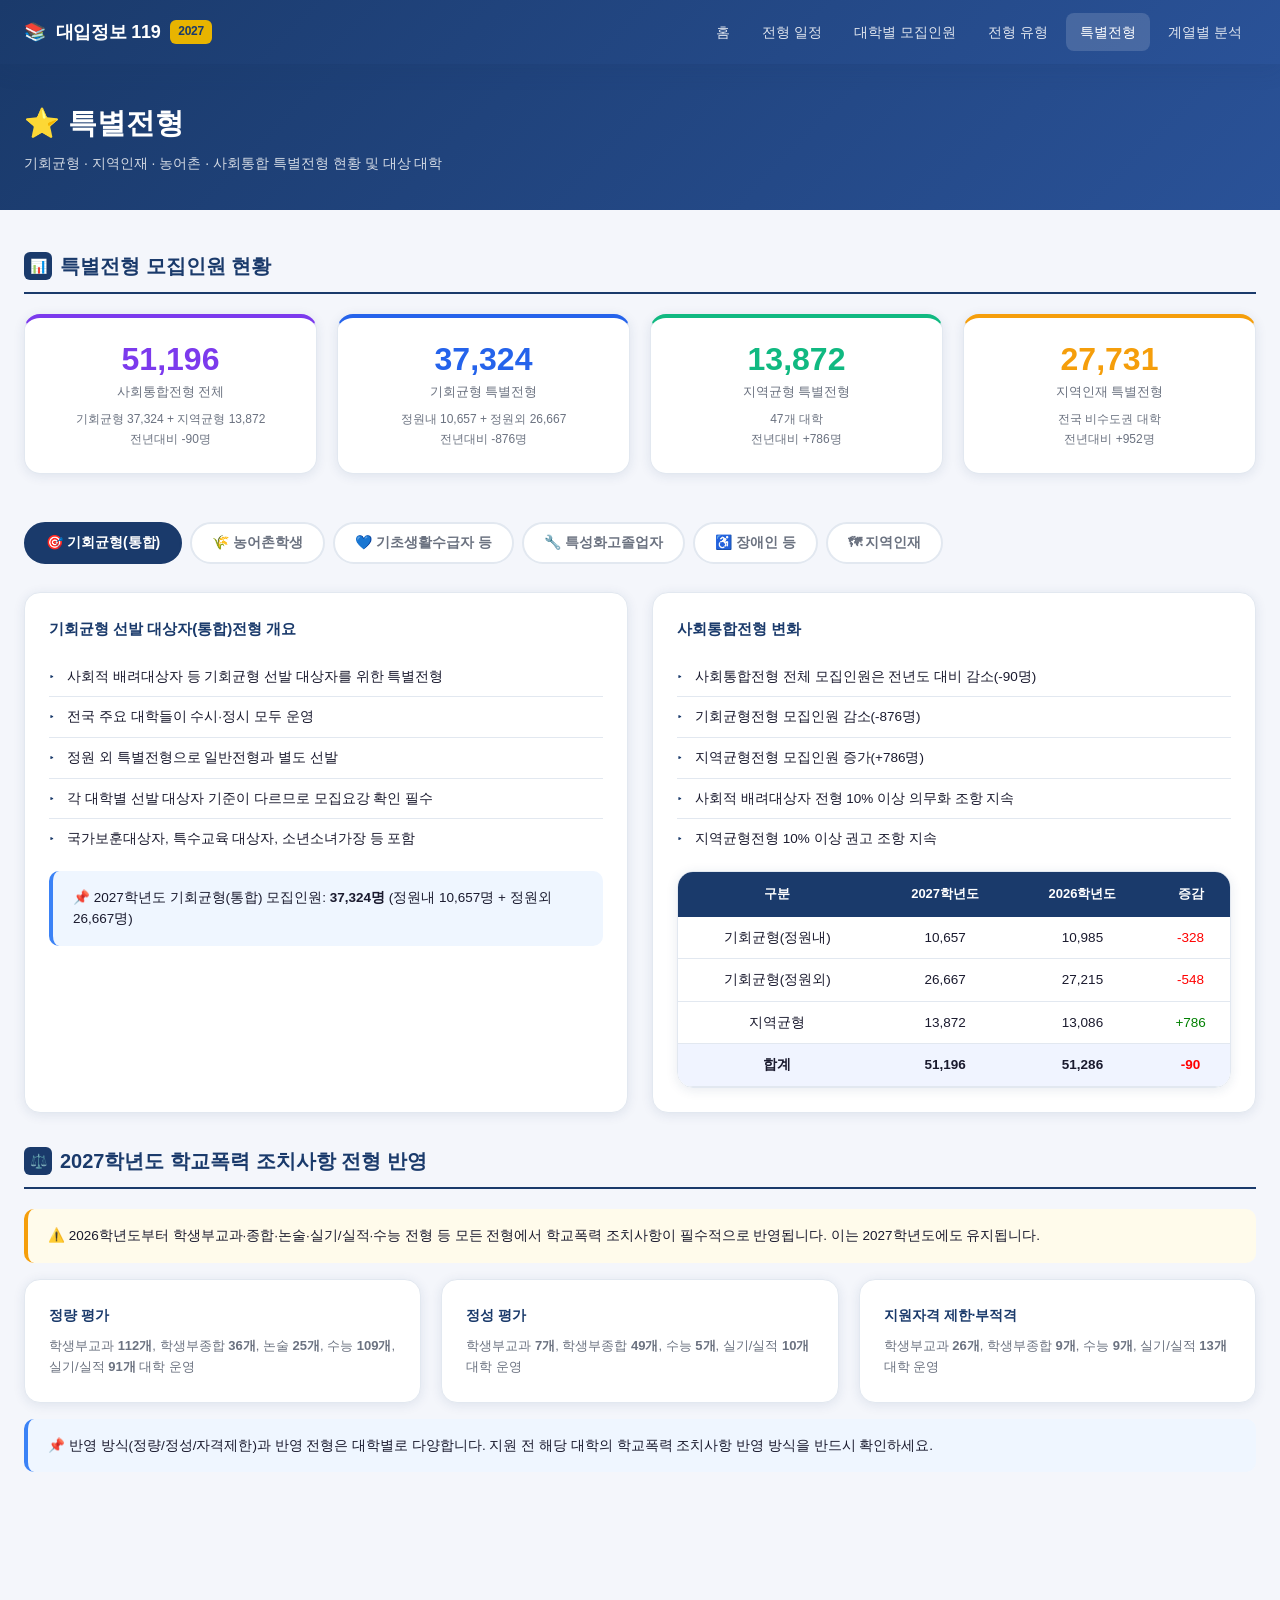
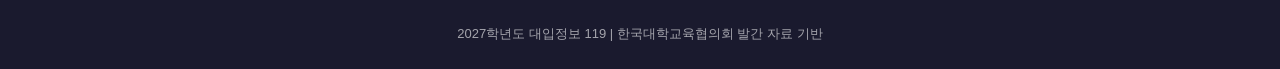
<file: pages/special.html>
<!DOCTYPE html>
<html lang="ko">
<head>
  <meta charset="UTF-8">
  <meta name="viewport" content="width=device-width, initial-scale=1.0">
  <title>특별전형 | 2027학년도 대입정보 119</title>
  <link rel="stylesheet" href="../css/style.css">
  <style>
    .special-grid { display: grid; grid-template-columns: repeat(auto-fill, minmax(300px, 1fr)); gap: 20px; }
    .special-card { background: white; border-radius: var(--radius-lg); border: 1px solid var(--border); overflow: hidden; box-shadow: var(--shadow); }
    .special-card-header { padding: 16px 20px; font-weight: 700; font-size: 15px; }
    .special-card-body { padding: 16px 20px; }
    .special-tab-bar { display: flex; gap: 8px; flex-wrap: wrap; margin-bottom: 28px; }
    .special-tab { padding: 10px 20px; border-radius: 100px; font-size: 14px; font-weight: 600; cursor: pointer; border: 2px solid var(--border); background: white; color: var(--text-muted); transition: all 0.2s; }
    .special-tab.active { background: var(--primary); border-color: var(--primary); color: white; }
    .special-section { display: none; }
    .special-section.show { display: block; }
    .school-list { display: flex; flex-wrap: wrap; gap: 6px; }
    .school-tag { background: #f3f4f6; color: var(--text); padding: 4px 10px; border-radius: 6px; font-size: 12px; font-weight: 500; }
    .point-list { list-style: none; padding: 0; }
    .point-list li { padding: 9px 0; border-bottom: 1px solid var(--border); font-size: 13.5px; line-height: 1.6; padding-left: 18px; position: relative; }
    .point-list li:last-child { border-bottom: none; }
    .point-list li::before { content: '▸'; position: absolute; left: 0; color: var(--primary); font-size: 11px; top: 11px; }
  </style>
</head>
<body>

<header>
  <div class="header-inner">
    <div class="logo">
      <a href="../index.html" style="display:flex;align-items:center;gap:10px;color:white">
        <span>📚</span><span>대입정보 119</span><span class="logo-badge">2027</span>
      </a>
    </div>
    <nav>
      <a href="../index.html">홈</a>
      <a href="schedule.html">전형 일정</a>
      <a href="universities.html">대학별 모집인원</a>
      <a href="types.html">전형 유형</a>
      <a href="special.html" class="active">특별전형</a>
      <a href="fields.html">계열별 분석</a>
    </nav>
  </div>
</header>

<div class="page-header">
  <div class="page-header-inner">
    <h1>⭐ 특별전형</h1>
    <p>기회균형 · 지역인재 · 농어촌 · 사회통합 특별전형 현황 및 대상 대학</p>
  </div>
</div>

<div class="container">

  <!-- 개요 통계 -->
  <div class="section">
    <div class="section-title"><span class="icon">📊</span> 특별전형 모집인원 현황</div>
    <div class="four-col">
      <div class="stat-card" style="border-top:4px solid #7c3aed">
        <span class="stat-num" style="color:#7c3aed">51,196</span>
        <div class="stat-label">사회통합전형 전체</div>
        <div class="stat-sub">기회균형 37,324 + 지역균형 13,872<br>전년대비 -90명</div>
      </div>
      <div class="stat-card" style="border-top:4px solid #2563eb">
        <span class="stat-num" style="color:#2563eb">37,324</span>
        <div class="stat-label">기회균형 특별전형</div>
        <div class="stat-sub">정원내 10,657 + 정원외 26,667<br>전년대비 -876명</div>
      </div>
      <div class="stat-card" style="border-top:4px solid #10b981">
        <span class="stat-num" style="color:#10b981">13,872</span>
        <div class="stat-label">지역균형 특별전형</div>
        <div class="stat-sub">47개 대학<br>전년대비 +786명</div>
      </div>
      <div class="stat-card" style="border-top:4px solid #f59e0b">
        <span class="stat-num" style="color:#f59e0b">27,731</span>
        <div class="stat-label">지역인재 특별전형</div>
        <div class="stat-sub">전국 비수도권 대학<br>전년대비 +952명</div>
      </div>
    </div>
  </div>

  <!-- 특별전형 탭 -->
  <div class="special-tab-bar">
    <button class="special-tab active" onclick="showSpecial('통합')">🎯 기회균형(통합)</button>
    <button class="special-tab" onclick="showSpecial('농어촌')">🌾 농어촌학생</button>
    <button class="special-tab" onclick="showSpecial('기초')">💙 기초생활수급자 등</button>
    <button class="special-tab" onclick="showSpecial('특성화')">🔧 특성화고졸업자</button>
    <button class="special-tab" onclick="showSpecial('장애')">♿ 장애인 등</button>
    <button class="special-tab" onclick="showSpecial('지역인재')">🗺 지역인재</button>
  </div>

  <!-- 기회균형(통합) -->
  <div id="tab-통합" class="special-section show">
    <div class="two-col">
      <div class="card">
        <h3 style="font-size:15px;font-weight:700;color:var(--primary);margin-bottom:16px">기회균형 선발 대상자(통합)전형 개요</h3>
        <ul class="point-list">
          <li>사회적 배려대상자 등 기회균형 선발 대상자를 위한 특별전형</li>
          <li>전국 주요 대학들이 수시·정시 모두 운영</li>
          <li>정원 외 특별전형으로 일반전형과 별도 선발</li>
          <li>각 대학별 선발 대상자 기준이 다르므로 모집요강 확인 필수</li>
          <li>국가보훈대상자, 특수교육 대상자, 소년소녀가장 등 포함</li>
        </ul>
        <div class="info-box info-box-blue" style="margin-top:12px">
          📌 2027학년도 기회균형(통합) 모집인원: <strong>37,324명</strong> (정원내 10,657명 + 정원외 26,667명)
        </div>
      </div>
      <div class="card">
        <h3 style="font-size:15px;font-weight:700;color:var(--primary);margin-bottom:16px">사회통합전형 변화</h3>
        <ul class="point-list">
          <li>사회통합전형 전체 모집인원은 전년도 대비 감소(-90명)</li>
          <li>기회균형전형 모집인원 감소(-876명)</li>
          <li>지역균형전형 모집인원 증가(+786명)</li>
          <li>사회적 배려대상자 전형 10% 이상 의무화 조항 지속</li>
          <li>지역균형전형 10% 이상 권고 조항 지속</li>
        </ul>
        <div class="table-wrap" style="margin-top:12px">
          <table>
            <thead>
              <tr><th>구분</th><th>2027학년도</th><th>2026학년도</th><th>증감</th></tr>
            </thead>
            <tbody>
              <tr><td>기회균형(정원내)</td><td>10,657</td><td>10,985</td><td style="color:red">-328</td></tr>
              <tr><td>기회균형(정원외)</td><td>26,667</td><td>27,215</td><td style="color:red">-548</td></tr>
              <tr><td>지역균형</td><td>13,872</td><td>13,086</td><td style="color:green">+786</td></tr>
              <tr style="background:#f0f4ff"><td><strong>합계</strong></td><td><strong>51,196</strong></td><td><strong>51,286</strong></td><td style="color:red"><strong>-90</strong></td></tr>
            </tbody>
          </table>
        </div>
      </div>
    </div>
  </div>

  <!-- 농어촌 -->
  <div id="tab-농어촌" class="special-section">
    <div class="two-col">
      <div class="card">
        <h3 style="font-size:15px;font-weight:700;color:#065f46;margin-bottom:16px">🌾 농어촌학생 특별전형 개요</h3>
        <ul class="point-list">
          <li>농어촌 지역 출신 학생을 위한 특별전형 (정원 외)</li>
          <li><strong>유형1</strong>: 중·고등학교 6년간 농어촌 지역 거주 + 재학</li>
          <li><strong>유형2</strong>: 초·중·고 12년간 농어촌 지역 거주 + 재학</li>
          <li>부·모 모두 농어촌 지역 거주 조건을 요구하는 대학도 있음</li>
          <li>전국 대부분의 4년제 대학 운영 (200여 개)</li>
          <li>대학별 모집인원·전형방법·수능최저 기준이 상이</li>
        </ul>
      </div>
      <div class="card">
        <h3 style="font-size:15px;font-weight:700;color:#065f46;margin-bottom:16px">지원자격 주요 체크사항</h3>
        <ul class="point-list">
          <li>읍·면 지역 및 도서·벽지 거주 및 재학 여부 확인</li>
          <li>행정구역이 아닌 실제 거주지 기준 확인 (동 포함 여부)</li>
          <li>유형1과 유형2 중 유리한 유형 선택 가능</li>
          <li>읍·면 행정구역이 변경된 경우 인정 여부 대학별 확인</li>
          <li>일부 대학은 부·모 농어촌 거주 조건 추가</li>
          <li>재학 기간 중 도시 전학 시 자격 상실 여부 확인</li>
        </ul>
      </div>
    </div>
    <div class="info-box info-box-yellow" style="margin-top:16px">
      ⚠️ 농어촌학생 특별전형의 자격 기준은 대학마다 차이가 있습니다. 지원 전에 반드시 해당 대학의 모집요강에서 자격 조건을 확인하세요.
    </div>
  </div>

  <!-- 기초생활수급자 등 -->
  <div id="tab-기초" class="special-section">
    <div class="two-col">
      <div class="card">
        <h3 style="font-size:15px;font-weight:700;color:#1d4ed8;margin-bottom:16px">💙 기초생활수급자·차상위계층·한부모가족 특별전형</h3>
        <ul class="point-list">
          <li>경제적 취약계층 학생을 위한 기회균형 특별전형</li>
          <li><strong>기초생활수급자</strong>: 국민기초생활보장법에 의한 수급자</li>
          <li><strong>차상위계층</strong>: 기초생활수급자 이상, 소득 하위 약 12% 이하</li>
          <li><strong>한부모가족 지원대상자</strong>: 한부모가족지원법에 의한 지원 대상</li>
          <li>정원 외 특별전형으로 운영</li>
          <li>주민센터 또는 복지관 등에서 관련 증빙서류 발급 필요</li>
        </ul>
      </div>
      <div class="card">
        <h3 style="font-size:15px;font-weight:700;color:#1d4ed8;margin-bottom:16px">유의사항</h3>
        <ul class="point-list">
          <li>자격 확인 서류 발급처 및 발급 기간 확인 필요</li>
          <li>대학별로 기초, 차상위, 한부모 중 일부만 인정하는 경우 존재</li>
          <li>수급 기준일 또는 기간 조건 대학별로 다를 수 있음</li>
          <li>장학금 및 생활비 지원 연계 프로그램 운영 대학 다수</li>
          <li>일부 대학은 전형방법으로 면접을 포함하기도 함</li>
        </ul>
        <div class="info-box info-box-green" style="margin-top:12px">
          💚 해당 자격을 갖춘 경우 일반전형과 중복 지원이 가능하므로 적극적으로 활용하는 것이 유리합니다.
        </div>
      </div>
    </div>
  </div>

  <!-- 특성화고 -->
  <div id="tab-특성화" class="special-section">
    <div class="two-col">
      <div class="card">
        <h3 style="font-size:15px;font-weight:700;color:#92400e;margin-bottom:16px">🔧 특성화고교졸업자 특별전형</h3>
        <ul class="point-list">
          <li>직업 관련 특성화고등학교 졸업(예정)자 대상</li>
          <li>학과별 관련 계열(학과)에 우선 지원 권장</li>
          <li>수능 성적 대신 직업능력 관련 시험·면접을 활용하는 경우도 있음</li>
          <li>취업 연계형 계약학과와 연계된 특성화고 전형 운영 대학 존재</li>
          <li>마이스터고 졸업자도 지원 가능한 경우 다수</li>
        </ul>
      </div>
      <div class="card">
        <h3 style="font-size:15px;font-weight:700;color:#92400e;margin-bottom:16px">전형 주요 특징</h3>
        <ul class="point-list">
          <li>대학별로 지원 가능한 고교 계열(공업, 상업, 농업 등) 지정</li>
          <li>전공 관련성 평가를 통한 서류 및 면접 전형 운영</li>
          <li>일부 대학은 직업기초능력평가(NCS) 활용</li>
          <li>실무 역량과 전공 관련 경험을 강조하는 평가</li>
          <li>졸업 후 일정 기간이 지난 재직자도 지원 가능한 경우 있음</li>
        </ul>
      </div>
    </div>
  </div>

  <!-- 장애인 -->
  <div id="tab-장애" class="special-section">
    <div class="two-col">
      <div class="card">
        <h3 style="font-size:15px;font-weight:700;color:#5b21b6;margin-bottom:16px">♿ 장애인 등 대상자 특별전형</h3>
        <ul class="point-list">
          <li>장애인복지법 등에 의한 장애인 등록자 대상 특별전형</li>
          <li>정원 외 특별전형으로 운영</li>
          <li>장애 유형 및 등급과 관계없이 지원 가능한 대학 다수</li>
          <li>대학 내 장애학생 지원 시설 및 서비스 수준도 함께 고려 권장</li>
          <li>서류 평가 또는 면접 등을 통한 종합적 판단</li>
        </ul>
      </div>
      <div class="card">
        <h3 style="font-size:15px;font-weight:700;color:#5b21b6;margin-bottom:16px">장애학생 지원 서비스</h3>
        <ul class="point-list">
          <li>시험 시간 연장, 별도 고사실 배정 등 편의 제공</li>
          <li>장애 유형에 따른 대체 평가 방식 운영 (수화통역 등)</li>
          <li>대학별 장애학생지원센터 운영 현황 사전 확인 권장</li>
          <li>기숙사 장애학생 우선 배정 여부 확인</li>
          <li>장학금 혜택 별도 운영 대학 다수</li>
        </ul>
      </div>
    </div>
  </div>

  <!-- 지역인재 -->
  <div id="tab-지역인재" class="special-section">
    <div class="two-col">
      <div class="card">
        <h3 style="font-size:15px;font-weight:700;color:#065f46;margin-bottom:16px">🗺 지역인재 특별전형 개요</h3>
        <ul class="point-list">
          <li>2027학년도 모집인원: <strong>27,731명</strong> (전년대비 +952명 증가)</li>
          <li>비수도권 대학이 해당 지역 출신 학생을 우대 선발</li>
          <li>의·치·약·한·수계열(의치약한수) 포함하여 산정</li>
          <li>의대 모집인원 변화에 따라 지역인재 전형 모집인원도 변동</li>
          <li>지역 범위: 대학 소재 지역 고교 출신 (대학별 범위 다름)</li>
          <li>수시·정시 모두 지역인재 전형 운영 가능</li>
        </ul>
      </div>
      <div class="card">
        <h3 style="font-size:15px;font-weight:700;color:#065f46;margin-bottom:16px">2027 주요 변화 및 특징</h3>
        <ul class="point-list">
          <li>의대 모집인원 변화로 지역인재 선발 의대 정원 규모 달라질 수 있음</li>
          <li>지역인재 선발 의대 지원 경향도 이에 따라 변화 예상</li>
          <li>지역 고교 재학 + 해당 지역 거주 조건 동시 충족 필요 (대학별 상이)</li>
          <li>졸업 연도 제한 여부 대학별 확인 필요</li>
          <li>부산·대구·광주·대전·울산·강원·충남·충북·경남·경북·전남·전북·제주 운영</li>
          <li>지역인재 필수 선발 비율 규정 있는 계열(의·치·약·한·수) 특히 중요</li>
        </ul>
      </div>
    </div>
    <div class="card" style="margin-top:20px">
      <h3 style="font-size:15px;font-weight:700;color:#065f46;margin-bottom:12px">지역인재 전형 모집인원 변화</h3>
      <div class="table-wrap" style="border:none;box-shadow:none">
        <table>
          <thead>
            <tr>
              <th>구분</th>
              <th>2027학년도</th>
              <th>2026학년도</th>
              <th>증감</th>
            </tr>
          </thead>
          <tbody>
            <tr>
              <td>지역인재 특별전형 전체</td>
              <td><strong>27,731명</strong></td>
              <td>26,927명</td>
              <td><span class="badge badge-green">+952명</span></td>
            </tr>
          </tbody>
        </table>
      </div>
      <div class="info-box info-box-blue" style="margin-top:12px">
        📌 지역인재 전형은 의치약한수계열에서 특히 중요합니다. 실제 모집요강을 통해 대학별 변화를 반드시 확인하세요.
      </div>
    </div>
  </div>

  <!-- 학교폭력 반영 현황 -->
  <div class="section" style="margin-top:32px">
    <div class="section-title"><span class="icon">⚖️</span> 2027학년도 학교폭력 조치사항 전형 반영</div>
    <div class="info-box info-box-yellow">
      ⚠️ 2026학년도부터 학생부교과·종합·논술·실기/실적·수능 전형 등 모든 전형에서 학교폭력 조치사항이 필수적으로 반영됩니다. 이는 2027학년도에도 유지됩니다.
    </div>
    <div class="three-col" style="margin-top:16px">
      <div class="card">
        <h4 style="font-size:14px;font-weight:700;color:var(--primary);margin-bottom:10px">정량 평가</h4>
        <p style="font-size:13px;color:var(--text-muted)">학생부교과 <strong>112개</strong>, 학생부종합 <strong>36개</strong>, 논술 <strong>25개</strong>, 수능 <strong>109개</strong>, 실기/실적 <strong>91개</strong> 대학 운영</p>
      </div>
      <div class="card">
        <h4 style="font-size:14px;font-weight:700;color:var(--primary);margin-bottom:10px">정성 평가</h4>
        <p style="font-size:13px;color:var(--text-muted)">학생부교과 <strong>7개</strong>, 학생부종합 <strong>49개</strong>, 수능 <strong>5개</strong>, 실기/실적 <strong>10개</strong> 대학 운영</p>
      </div>
      <div class="card">
        <h4 style="font-size:14px;font-weight:700;color:var(--primary);margin-bottom:10px">지원자격 제한·부적격</h4>
        <p style="font-size:13px;color:var(--text-muted)">학생부교과 <strong>26개</strong>, 학생부종합 <strong>9개</strong>, 수능 <strong>9개</strong>, 실기/실적 <strong>13개</strong> 대학 운영</p>
      </div>
    </div>
    <div class="info-box info-box-blue" style="margin-top:16px">
      📌 반영 방식(정량/정성/자격제한)과 반영 전형은 대학별로 다양합니다. 지원 전 해당 대학의 학교폭력 조치사항 반영 방식을 반드시 확인하세요.
    </div>
  </div>

</div>

<footer>
  <p>2027학년도 대입정보 119 | 한국대학교육협의회 발간 자료 기반</p>
</footer>

<script>
function showSpecial(type) {
  document.querySelectorAll('.special-section').forEach(el => el.classList.remove('show'));
  document.querySelectorAll('.special-tab').forEach(el => el.classList.remove('active'));
  document.getElementById('tab-' + type).classList.add('show');
  event.target.classList.add('active');
}
</script>
</body>
</html>
</file>
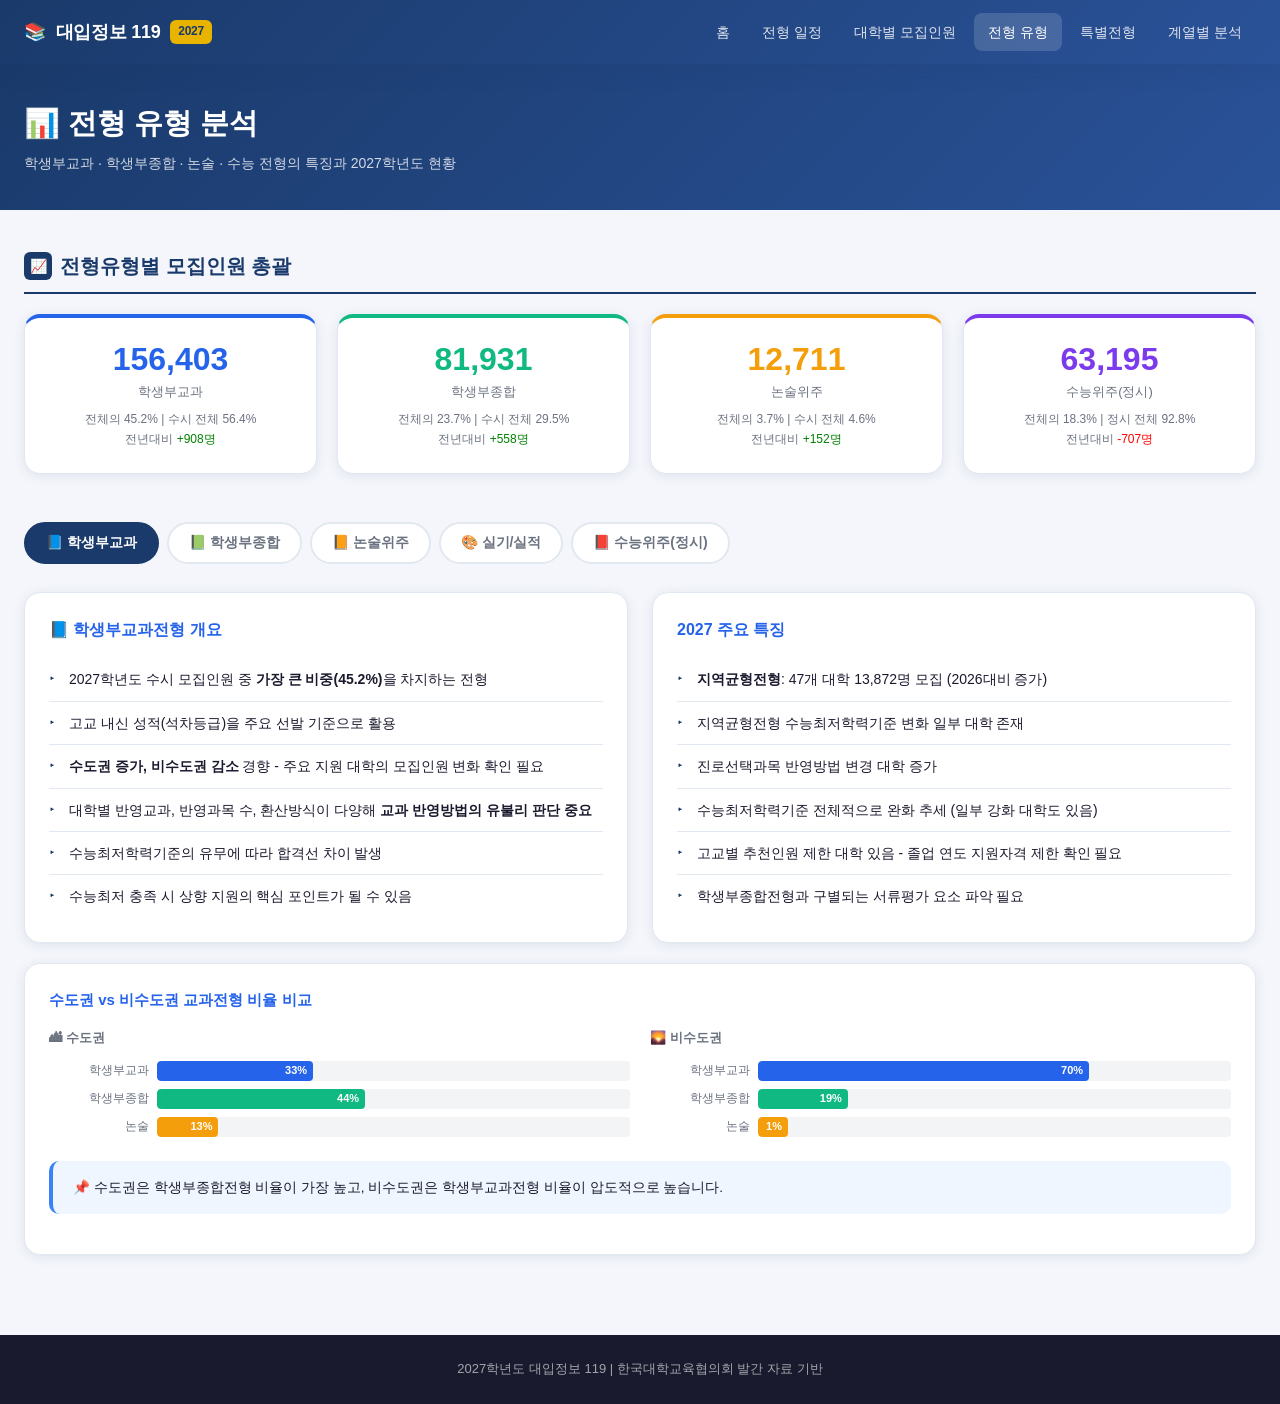
<file: pages/types.html>
<!DOCTYPE html>
<html lang="ko">
<head>
  <meta charset="UTF-8">
  <meta name="viewport" content="width=device-width, initial-scale=1.0">
  <title>전형 유형 분석 | 2027학년도 대입정보 119</title>
  <link rel="stylesheet" href="../css/style.css">
  <style>
    .type-tab-bar { display: flex; gap: 8px; flex-wrap: wrap; margin-bottom: 28px; }
    .type-tab { padding: 10px 20px; border-radius: 100px; font-size: 14px; font-weight: 600; cursor: pointer; border: 2px solid var(--border); background: white; color: var(--text-muted); transition: all 0.2s; }
    .type-tab:hover { border-color: var(--primary); color: var(--primary); }
    .type-tab.active { background: var(--primary); border-color: var(--primary); color: white; }
    .type-section { display: none; }
    .type-section.show { display: block; }
    .point-list { list-style: none; padding: 0; }
    .point-list li { padding: 10px 0; border-bottom: 1px solid var(--border); font-size: 14px; line-height: 1.6; padding-left: 20px; position: relative; }
    .point-list li:last-child { border-bottom: none; }
    .point-list li::before { content: '▸'; position: absolute; left: 0; color: var(--primary); font-size: 12px; top: 11px; }
    .compare-table th, .compare-table td { text-align: center; padding: 10px 8px; font-size: 13px; }
    .compare-table th { background: var(--primary); color: white; }
    .compare-table tr:nth-child(even) { background: #f8faff; }
    .region-compare { display: grid; grid-template-columns: 1fr 1fr; gap: 20px; }
    .mini-bar { display: flex; align-items: center; gap: 8px; margin-bottom: 8px; font-size: 13px; }
    .mini-bar-label { width: 100px; text-align: right; color: var(--text-muted); font-size: 12px; }
    .mini-bar-track { flex: 1; height: 20px; background: #f3f4f6; border-radius: 4px; overflow: hidden; }
    .mini-bar-fill { height: 100%; border-radius: 4px; display: flex; align-items: center; padding-right: 6px; justify-content: flex-end; }
    .mini-bar-fill span { font-size: 11px; font-weight: 700; color: white; }
  </style>
</head>
<body>

<header>
  <div class="header-inner">
    <div class="logo">
      <a href="../index.html" style="display:flex;align-items:center;gap:10px;color:white">
        <span>📚</span><span>대입정보 119</span><span class="logo-badge">2027</span>
      </a>
    </div>
    <nav>
      <a href="../index.html">홈</a>
      <a href="schedule.html">전형 일정</a>
      <a href="universities.html">대학별 모집인원</a>
      <a href="types.html" class="active">전형 유형</a>
      <a href="special.html">특별전형</a>
      <a href="fields.html">계열별 분석</a>
    </nav>
  </div>
</header>

<div class="page-header">
  <div class="page-header-inner">
    <h1>📊 전형 유형 분석</h1>
    <p>학생부교과 · 학생부종합 · 논술 · 수능 전형의 특징과 2027학년도 현황</p>
  </div>
</div>

<div class="container">

  <!-- 전체 개요 -->
  <div class="section">
    <div class="section-title"><span class="icon">📈</span> 전형유형별 모집인원 총괄</div>
    <div class="four-col" style="margin-bottom:24px">
      <div class="stat-card" style="border-top:4px solid #2563eb">
        <span class="stat-num" style="color:#2563eb">156,403</span>
        <div class="stat-label">학생부교과</div>
        <div class="stat-sub">전체의 45.2% | 수시 전체 56.4%<br>전년대비 <span style="color:green">+908명</span></div>
      </div>
      <div class="stat-card" style="border-top:4px solid #10b981">
        <span class="stat-num" style="color:#10b981">81,931</span>
        <div class="stat-label">학생부종합</div>
        <div class="stat-sub">전체의 23.7% | 수시 전체 29.5%<br>전년대비 <span style="color:green">+558명</span></div>
      </div>
      <div class="stat-card" style="border-top:4px solid #f59e0b">
        <span class="stat-num" style="color:#f59e0b">12,711</span>
        <div class="stat-label">논술위주</div>
        <div class="stat-sub">전체의 3.7% | 수시 전체 4.6%<br>전년대비 <span style="color:green">+152명</span></div>
      </div>
      <div class="stat-card" style="border-top:4px solid #7c3aed">
        <span class="stat-num" style="color:#7c3aed">63,195</span>
        <div class="stat-label">수능위주(정시)</div>
        <div class="stat-sub">전체의 18.3% | 정시 전체 92.8%<br>전년대비 <span style="color:red">-707명</span></div>
      </div>
    </div>
  </div>

  <!-- 전형 탭 -->
  <div class="type-tab-bar">
    <button class="type-tab active" onclick="showType('교과')">📘 학생부교과</button>
    <button class="type-tab" onclick="showType('종합')">📗 학생부종합</button>
    <button class="type-tab" onclick="showType('논술')">📙 논술위주</button>
    <button class="type-tab" onclick="showType('실기')">🎨 실기/실적</button>
    <button class="type-tab" onclick="showType('수능')">📕 수능위주(정시)</button>
  </div>

  <!-- 학생부교과 -->
  <div id="tab-교과" class="type-section show">
    <div class="two-col">
      <div class="card">
        <h3 style="font-size:16px;font-weight:700;color:#2563eb;margin-bottom:16px">📘 학생부교과전형 개요</h3>
        <ul class="point-list">
          <li>2027학년도 수시 모집인원 중 <strong>가장 큰 비중(45.2%)</strong>을 차지하는 전형</li>
          <li>고교 내신 성적(석차등급)을 주요 선발 기준으로 활용</li>
          <li><strong>수도권 증가, 비수도권 감소</strong> 경향 - 주요 지원 대학의 모집인원 변화 확인 필요</li>
          <li>대학별 반영교과, 반영과목 수, 환산방식이 다양해 <strong>교과 반영방법의 유불리 판단 중요</strong></li>
          <li>수능최저학력기준의 유무에 따라 합격선 차이 발생</li>
          <li>수능최저 충족 시 상향 지원의 핵심 포인트가 될 수 있음</li>
        </ul>
      </div>
      <div class="card">
        <h3 style="font-size:16px;font-weight:700;color:#2563eb;margin-bottom:16px">2027 주요 특징</h3>
        <ul class="point-list">
          <li><strong>지역균형전형</strong>: 47개 대학 13,872명 모집 (2026대비 증가)</li>
          <li>지역균형전형 수능최저학력기준 변화 일부 대학 존재</li>
          <li>진로선택과목 반영방법 변경 대학 증가</li>
          <li>수능최저학력기준 전체적으로 완화 추세 (일부 강화 대학도 있음)</li>
          <li>고교별 추천인원 제한 대학 있음 - 졸업 연도 지원자격 제한 확인 필요</li>
          <li>학생부종합전형과 구별되는 서류평가 요소 파악 필요</li>
        </ul>
      </div>
    </div>
    <div class="card" style="margin-top:20px">
      <h3 style="font-size:15px;font-weight:700;color:#2563eb;margin-bottom:16px">수도권 vs 비수도권 교과전형 비율 비교</h3>
      <div class="region-compare">
        <div>
          <h4 style="font-size:13px;color:var(--text-muted);margin-bottom:12px">🏙 수도권</h4>
          <div class="mini-bar">
            <div class="mini-bar-label">학생부교과</div>
            <div class="mini-bar-track">
              <div class="mini-bar-fill" style="width:33%;background:#2563eb"><span>33%</span></div>
            </div>
          </div>
          <div class="mini-bar">
            <div class="mini-bar-label">학생부종합</div>
            <div class="mini-bar-track">
              <div class="mini-bar-fill" style="width:44%;background:#10b981"><span>44%</span></div>
            </div>
          </div>
          <div class="mini-bar">
            <div class="mini-bar-label">논술</div>
            <div class="mini-bar-track">
              <div class="mini-bar-fill" style="width:13%;background:#f59e0b"><span>13%</span></div>
            </div>
          </div>
        </div>
        <div>
          <h4 style="font-size:13px;color:var(--text-muted);margin-bottom:12px">🌄 비수도권</h4>
          <div class="mini-bar">
            <div class="mini-bar-label">학생부교과</div>
            <div class="mini-bar-track">
              <div class="mini-bar-fill" style="width:70%;background:#2563eb"><span>70%</span></div>
            </div>
          </div>
          <div class="mini-bar">
            <div class="mini-bar-label">학생부종합</div>
            <div class="mini-bar-track">
              <div class="mini-bar-fill" style="width:19%;background:#10b981"><span>19%</span></div>
            </div>
          </div>
          <div class="mini-bar">
            <div class="mini-bar-label">논술</div>
            <div class="mini-bar-track">
              <div class="mini-bar-fill" style="width:1%;background:#f59e0b;min-width:30px"><span>1%</span></div>
            </div>
          </div>
        </div>
      </div>
      <div class="info-box info-box-blue" style="margin-top:16px">
        📌 수도권은 학생부종합전형 비율이 가장 높고, 비수도권은 학생부교과전형 비율이 압도적으로 높습니다.
      </div>
    </div>
  </div>

  <!-- 학생부종합 -->
  <div id="tab-종합" class="type-section">
    <div class="two-col">
      <div class="card">
        <h3 style="font-size:16px;font-weight:700;color:#10b981;margin-bottom:16px">📗 학생부종합전형 개요</h3>
        <ul class="point-list">
          <li>서류(학생부, 자기소개서 등)와 면접을 통한 정성적 평가</li>
          <li><strong>수도권·비수도권 모두 모집인원 증가</strong>했으나 증가 폭은 대학별로 다름</li>
          <li>전공자율선택제 도입으로 <strong>기존 학과별 모집의 평가요소 변화</strong></li>
          <li>2015 개정교육과정 적용으로 <strong>과목 선택의 중요성</strong> 증가</li>
          <li>학생의 관심·흥미·진로에 따른 선택 과목이 평가의 핵심 요소</li>
          <li>서울대(2021), 고려대(2023)가 선도한 과목 선택 중심 평가 확산 추세</li>
        </ul>
      </div>
      <div class="card">
        <h3 style="font-size:16px;font-weight:700;color:#10b981;margin-bottom:16px">2027 주요 특징</h3>
        <ul class="point-list">
          <li>전형 신설·수능최저학력기준 변화·전형 세분화 등 대학별 변화 다양</li>
          <li><strong>전공자율선택제</strong> 도입 대학에서는 학과별 평가기준이 무전공 기준으로 변화</li>
          <li>평가요소가 지난해와 일부 달라지는 대학 증가 - 반드시 확인 필요</li>
          <li>학생부교과전형과는 다른 서류평가 요소 준비 필요</li>
          <li>대학별 학생부 반영 기준과 면접 특성 파악이 핵심</li>
          <li>수능최저학력기준 변화 대학 일부 존재</li>
        </ul>
      </div>
    </div>
    <div class="card" style="margin-top:20px">
      <h3 style="font-size:15px;font-weight:700;color:#10b981;margin-bottom:12px">일반적인 평가 요소</h3>
      <div class="three-col">
        <div style="text-align:center;padding:16px;background:#f0fdf4;border-radius:var(--radius)">
          <div style="font-size:2rem;margin-bottom:8px">📚</div>
          <div style="font-weight:700;color:#065f46;margin-bottom:4px">학업역량</div>
          <div style="font-size:12px;color:var(--text-muted)">학업 성취도, 학업 태도, 탐구 능력</div>
        </div>
        <div style="text-align:center;padding:16px;background:#f0fdf4;border-radius:var(--radius)">
          <div style="font-size:2rem;margin-bottom:8px">🎯</div>
          <div style="font-weight:700;color:#065f46;margin-bottom:4px">진로역량</div>
          <div style="font-size:12px;color:var(--text-muted)">전공 관련 탐구, 과목 선택, 진로 활동</div>
        </div>
        <div style="text-align:center;padding:16px;background:#f0fdf4;border-radius:var(--radius)">
          <div style="font-size:2rem;margin-bottom:8px">🤝</div>
          <div style="font-weight:700;color:#065f46;margin-bottom:4px">공동체역량</div>
          <div style="font-size:12px;color:var(--text-muted)">나눔과 배려, 소통과 협력, 성실성</div>
        </div>
      </div>
    </div>
  </div>

  <!-- 논술 -->
  <div id="tab-논술" class="type-section">
    <div class="two-col">
      <div class="card">
        <h3 style="font-size:16px;font-weight:700;color:#f59e0b;margin-bottom:16px">📙 논술전형 개요</h3>
        <ul class="point-list">
          <li>2027학년도 수시 논술 모집인원 <strong>12,711명 (3.7%)</strong></li>
          <li>전년대비 152명 소폭 증가</li>
          <li>주로 수도권 주요 대학에서 운영 (비수도권 1% 미만)</li>
          <li>논술 유형: <strong>인문논술</strong>(통합형 언어·사고력), <strong>자연논술</strong>(수리·과학 논술)</li>
          <li>수능최저학력기준 충족 여부가 합불의 주요 변수</li>
          <li>대학별 논술 유형·출제 방식 차이가 크므로 대학별 기출 분석 필수</li>
        </ul>
      </div>
      <div class="card">
        <h3 style="font-size:16px;font-weight:700;color:#f59e0b;margin-bottom:16px">2027 주요 특징</h3>
        <ul class="point-list">
          <li>대학별 논술 유형 변화 및 수능최저학력기준 조정</li>
          <li>수시 논술전형 운영 대학: 주요 수도권 대학 중심 약 40여 개</li>
          <li>논술전형 수능최저학력기준 전반적으로 완화 추세</li>
          <li>논술고사 날짜 중복 여부 반드시 확인 (복수 지원 시)</li>
          <li>학교폭력 조치사항 반영 방식 확인 필요</li>
          <li>일부 대학 논술전형에 수능최저학력기준 신설/폐지 변경</li>
        </ul>
      </div>
    </div>
    <div class="card" style="margin-top:20px">
      <h3 style="font-size:15px;font-weight:700;color:#f59e0b;margin-bottom:16px">논술전형 운영 주요 대학 (예시)</h3>
      <div class="info-box info-box-yellow">
        ⚠️ 실제 논술전형 운영 대학 목록은 각 대학 모집요강을 반드시 확인하세요. 아래는 2027학년도 기준 주요 운영 대학입니다.
      </div>
      <div style="display:flex;flex-wrap:wrap;gap:8px;margin-top:12px">
        <span class="badge badge-yellow">가천대</span><span class="badge badge-yellow">건국대</span><span class="badge badge-yellow">경기대</span>
        <span class="badge badge-yellow">경희대</span><span class="badge badge-yellow">고려대</span><span class="badge badge-yellow">광운대</span>
        <span class="badge badge-yellow">국민대</span><span class="badge badge-yellow">단국대</span><span class="badge badge-yellow">덕성여대</span>
        <span class="badge badge-yellow">동국대</span><span class="badge badge-yellow">동덕여대</span><span class="badge badge-yellow">부산대</span>
        <span class="badge badge-yellow">삼육대</span><span class="badge badge-yellow">상명대</span><span class="badge badge-yellow">서강대</span>
        <span class="badge badge-yellow">서경대</span><span class="badge badge-yellow">서울과기대</span><span class="badge badge-yellow">서울시립대</span>
        <span class="badge badge-yellow">성균관대</span><span class="badge badge-yellow">성신여대</span><span class="badge badge-yellow">세종대</span>
        <span class="badge badge-yellow">숙명여대</span><span class="badge badge-yellow">숭실대</span><span class="badge badge-yellow">아주대</span>
        <span class="badge badge-yellow">연세대</span><span class="badge badge-yellow">을지대</span><span class="badge badge-yellow">이화여대</span>
        <span class="badge badge-yellow">인하대</span><span class="badge badge-yellow">중앙대</span><span class="badge badge-yellow">한국항공대</span>
        <span class="badge badge-yellow">한국공학대</span><span class="badge badge-yellow">한국외대</span><span class="badge badge-yellow">한양대</span>
        <span class="badge badge-yellow">홍익대</span>
      </div>
    </div>
  </div>

  <!-- 실기 -->
  <div id="tab-실기" class="type-section">
    <div class="two-col">
      <div class="card">
        <h3 style="font-size:16px;font-weight:700;color:#ec4899;margin-bottom:16px">🎨 실기/실적전형 개요</h3>
        <ul class="point-list">
          <li>수시 실기/실적: <strong>21,954명 (6.4%)</strong> - 전년대비 +89명</li>
          <li>정시 실기/실적: <strong>4,574명 (1.3%)</strong> - 전년대비 -152명</li>
          <li>예체능 계열 지원자 대상 (미술, 음악, 체육, 연극, 영화 등)</li>
          <li>실기고사 비중이 높으며 대학별 실기 내용이 크게 다름</li>
          <li>수시와 정시 모두 운영하는 대학 많음</li>
        </ul>
      </div>
      <div class="card">
        <h3 style="font-size:16px;font-weight:700;color:#ec4899;margin-bottom:16px">2027 주요 특징</h3>
        <ul class="point-list">
          <li>예체능 계열 전공자율선택제 도입 대학 증가</li>
          <li>실기고사 내용 및 비중 변화 대학 존재 - 반드시 확인</li>
          <li>학생부 반영 비율을 높이는 대학 증가 추세</li>
          <li>정시 실기전형: 주로 예체능계 학과 중심</li>
          <li>대학별 실기 종목·평가기준 차이가 크므로 개별 확인 필수</li>
        </ul>
      </div>
    </div>
  </div>

  <!-- 수능 -->
  <div id="tab-수능" class="type-section">
    <div class="two-col">
      <div class="card">
        <h3 style="font-size:16px;font-weight:700;color:#7c3aed;margin-bottom:16px">📕 수능위주전형(정시) 개요</h3>
        <ul class="point-list">
          <li>2027학년도 정시 수능전형: <strong>63,195명 (18.3%)</strong></li>
          <li>정시 모집인원의 92.8% 수능위주 선발 - 정시는 수능이 핵심</li>
          <li>전년대비 707명 감소 (수시 비율 증가 추세 반영)</li>
          <li><strong>가·나·다군</strong>으로 구분, 각 군에서 1개 대학 지원 가능</li>
          <li>수도권 정시 비율 34.2%, 비수도권 10.5%로 수도권이 높음</li>
          <li>수능 성적(표준점수, 백분위, 등급) 활용 방법 대학별 상이</li>
        </ul>
      </div>
      <div class="card">
        <h3 style="font-size:16px;font-weight:700;color:#7c3aed;margin-bottom:16px">2027 수능 과목별 반영 방법</h3>
        <ul class="point-list">
          <li><strong>국어·수학</strong>: 표준점수 또는 백분위 활용 (대학별 상이)</li>
          <li><strong>영어</strong>: 절대평가(등급제) - 대학별 등급 반영 방법 다양</li>
          <li><strong>탐구</strong>: 사회·과학·직업 탐구 중 선택 (대학별 지정)</li>
          <li><strong>한국사</strong>: 절대평가, 대부분 대학 가산점 또는 감점으로 반영</li>
          <li>수학 미적분/기하 선택 시 가산점 부여 대학 다수</li>
          <li>과탐 선택 시 가산점 부여 이공계 대학 多</li>
        </ul>
      </div>
    </div>
    <div class="card" style="margin-top:20px">
      <h3 style="font-size:15px;font-weight:700;color:#7c3aed;margin-bottom:16px">수도권 정시 수능전형 비율 변화</h3>
      <div class="info-box info-box-yellow">
        수도권에서는 정시 수능전형 모집인원이 증가한 반면, 비수도권에서는 감소하는 경향을 보입니다. 지원 대학의 권역에 따라 정시 전략을 달리 구성할 필요가 있습니다.
      </div>
      <div class="two-col" style="margin-top:16px">
        <div>
          <h4 style="font-size:13px;font-weight:700;color:var(--text-muted);margin-bottom:10px">수도권 정시 전형유형</h4>
          <div class="mini-bar">
            <div class="mini-bar-label">수능</div>
            <div class="mini-bar-track"><div class="mini-bar-fill" style="width:82%;background:#7c3aed"><span>82%+</span></div></div>
          </div>
          <div class="mini-bar">
            <div class="mini-bar-label">실기/실적</div>
            <div class="mini-bar-track"><div class="mini-bar-fill" style="width:14%;background:#ec4899"><span>14%</span></div></div>
          </div>
        </div>
        <div>
          <h4 style="font-size:13px;font-weight:700;color:var(--text-muted);margin-bottom:10px">비수도권 정시 전형유형</h4>
          <div class="mini-bar">
            <div class="mini-bar-label">수능</div>
            <div class="mini-bar-track"><div class="mini-bar-fill" style="width:88%;background:#7c3aed"><span>88%+</span></div></div>
          </div>
          <div class="mini-bar">
            <div class="mini-bar-label">실기/실적</div>
            <div class="mini-bar-track"><div class="mini-bar-fill" style="width:7%;background:#ec4899;min-width:35px"><span>7%</span></div></div>
          </div>
        </div>
      </div>
    </div>
  </div>

</div>

<footer>
  <p>2027학년도 대입정보 119 | 한국대학교육협의회 발간 자료 기반</p>
</footer>

<script>
function showType(type) {
  document.querySelectorAll('.type-section').forEach(el => el.classList.remove('show'));
  document.querySelectorAll('.type-tab').forEach(el => el.classList.remove('active'));
  document.getElementById('tab-' + type).classList.add('show');
  event.target.classList.add('active');
}
</script>
</body>
</html>
</file>
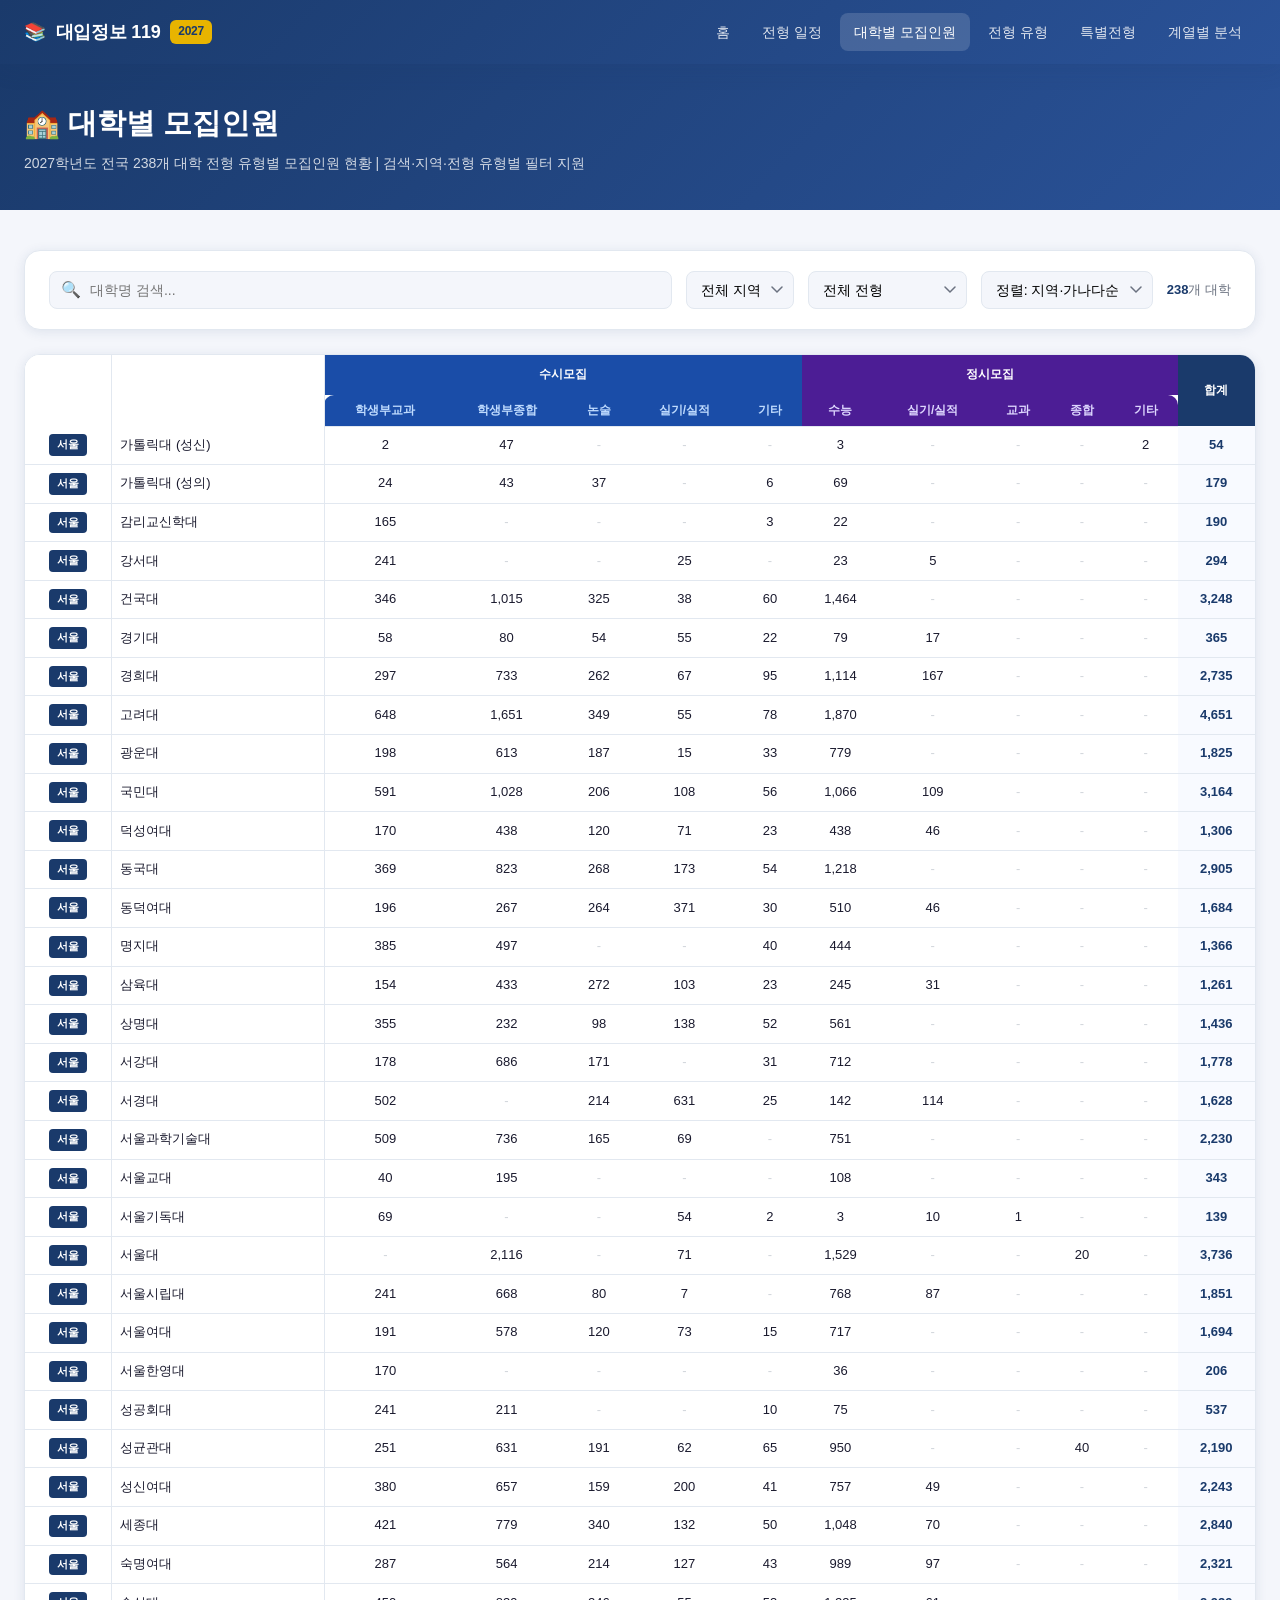
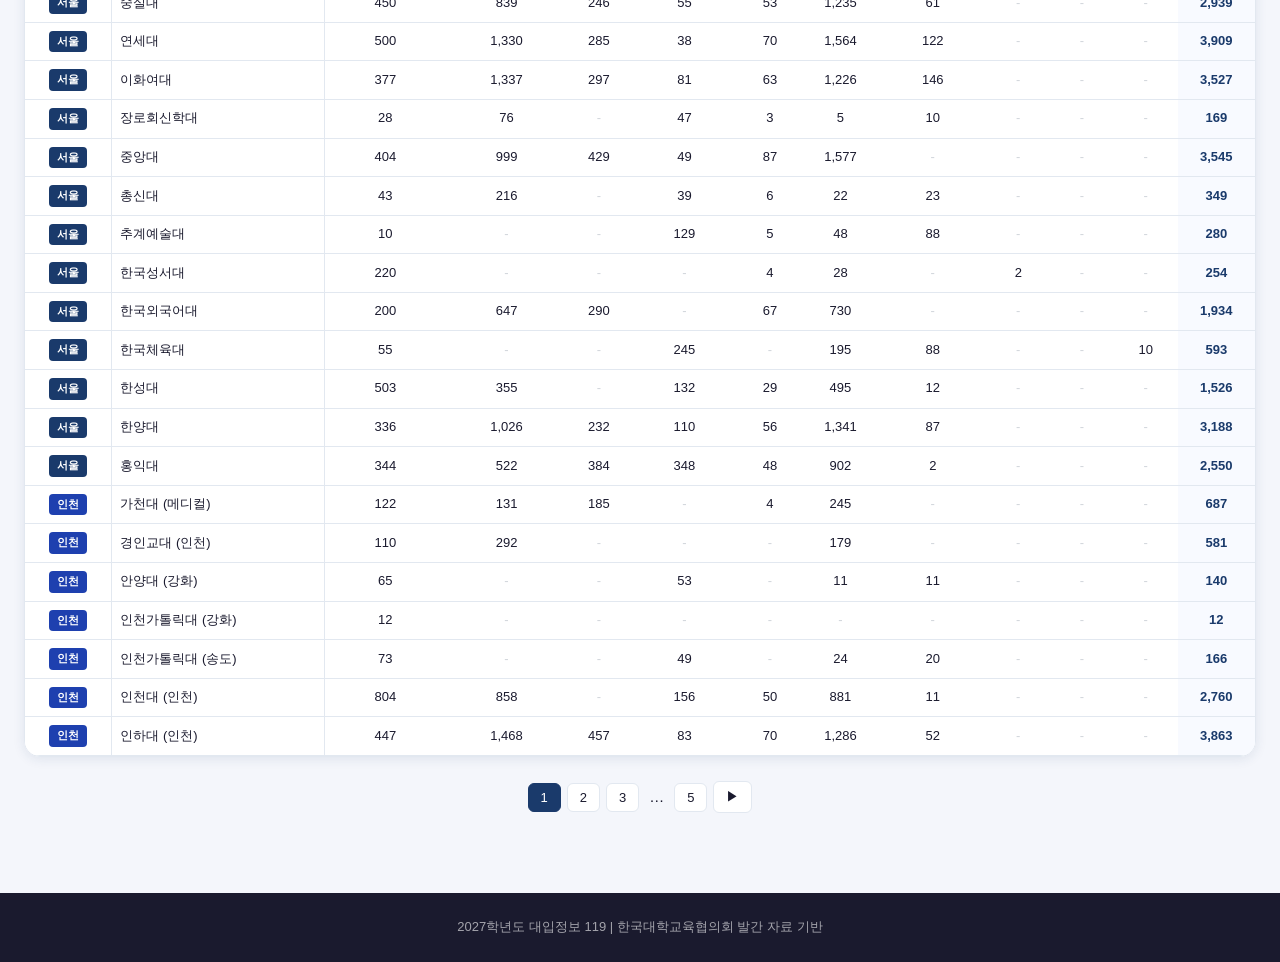
<file: pages/universities.html>
<!DOCTYPE html>
<html lang="ko">
<head>
  <meta charset="UTF-8">
  <meta name="viewport" content="width=device-width, initial-scale=1.0">
  <title>대학별 모집인원 | 2027학년도 대입정보 119</title>
  <link rel="stylesheet" href="../css/style.css">
  <style>
    .table-wrap table { font-size: 13px; }
    thead th { font-size: 12px; padding: 10px 8px; }
    tbody td { padding: 8px 8px; }
    .group-header { background: #f0f4ff !important; }
    .group-header td { font-weight: 700; color: var(--primary); font-size: 13px; padding: 8px 12px; }
    .zero { color: #d1d5db; }
    .total-col { background: #f8faff; font-weight: 700; color: var(--primary); }
    .sort-btn { cursor: pointer; user-select: none; }
    .sort-btn:hover { text-decoration: underline; }
    .sort-indicator { font-size: 10px; margin-left: 2px; }
    .sticky-name { position: sticky; left: 0; background: white; z-index: 1; border-right: 1px solid var(--border); }
    tr:hover .sticky-name { background: #eef2ff; }
    .stat-row { display: flex; gap: 16px; flex-wrap: wrap; margin-bottom: 20px; }
    .stat-pill { background: white; border: 1px solid var(--border); border-radius: 8px; padding: 8px 16px; font-size: 13px; }
    .stat-pill strong { color: var(--primary); }
  </style>
</head>
<body>

<header>
  <div class="header-inner">
    <div class="logo">
      <a href="../index.html" style="display:flex;align-items:center;gap:10px;color:white">
        <span>📚</span><span>대입정보 119</span><span class="logo-badge">2027</span>
      </a>
    </div>
    <nav>
      <a href="../index.html">홈</a>
      <a href="schedule.html">전형 일정</a>
      <a href="universities.html" class="active">대학별 모집인원</a>
      <a href="types.html">전형 유형</a>
      <a href="special.html">특별전형</a>
      <a href="fields.html">계열별 분석</a>
    </nav>
  </div>
</header>

<div class="page-header">
  <div class="page-header-inner">
    <h1>🏫 대학별 모집인원</h1>
    <p>2027학년도 전국 238개 대학 전형 유형별 모집인원 현황 | 검색·지역·전형 유형별 필터 지원</p>
  </div>
</div>

<div class="container">

  <div class="filter-bar">
    <div class="search-box">
      <span class="search-icon">🔍</span>
      <input type="text" id="searchInput" placeholder="대학명 검색..." oninput="filterTable()">
    </div>
    <div class="select-wrap">
      <select id="regionFilter" onchange="filterTable()">
        <option value="">전체 지역</option>
        <option>서울</option><option>인천</option><option>경기</option>
        <option>강원</option><option>대전</option><option>세종</option>
        <option>충남</option><option>충북</option><option>대구</option>
        <option>경북</option><option>부산</option><option>울산</option>
        <option>경남</option><option>광주</option><option>전남</option>
        <option>전북</option><option>제주</option>
      </select>
    </div>
    <div class="select-wrap">
      <select id="typeFilter" onchange="filterTable()">
        <option value="">전체 전형</option>
        <option value="수시_교과">수시 - 학생부교과</option>
        <option value="수시_종합">수시 - 학생부종합</option>
        <option value="수시_논술">수시 - 논술</option>
        <option value="수시_실기">수시 - 실기/실적</option>
        <option value="정시_수능">정시 - 수능</option>
        <option value="정시_실기">정시 - 실기/실적</option>
      </select>
    </div>
    <div class="select-wrap">
      <select id="sortBy" onchange="sortTable()">
        <option value="">정렬: 지역·가나다순</option>
        <option value="합계_desc">모집인원 많은 순</option>
        <option value="합계_asc">모집인원 적은 순</option>
        <option value="name_asc">대학명 오름차순</option>
        <option value="수시_교과_desc">교과전형 많은 순</option>
        <option value="수시_종합_desc">종합전형 많은 순</option>
        <option value="수시_논술_desc">논술전형 많은 순</option>
        <option value="정시_수능_desc">수능전형 많은 순</option>
      </select>
    </div>
    <div class="result-count" id="resultCount"></div>
  </div>

  <div class="table-wrap">
    <table id="uniTable">
      <thead>
        <tr>
          <th rowspan="2" class="sticky-name">지역</th>
          <th rowspan="2" class="sticky-name" style="left:52px;min-width:120px">대학</th>
          <th colspan="5" style="background:#1a4da8">수시모집</th>
          <th colspan="5" style="background:#4c1d95">정시모집</th>
          <th rowspan="2">합계</th>
        </tr>
        <tr class="table-sub-head">
          <th style="background:#1a4da8;color:#bfdbfe">학생부교과</th>
          <th style="background:#1a4da8;color:#bfdbfe">학생부종합</th>
          <th style="background:#1a4da8;color:#bfdbfe">논술</th>
          <th style="background:#1a4da8;color:#bfdbfe">실기/실적</th>
          <th style="background:#1a4da8;color:#bfdbfe">기타</th>
          <th style="background:#4c1d95;color:#ddd6fe">수능</th>
          <th style="background:#4c1d95;color:#ddd6fe">실기/실적</th>
          <th style="background:#4c1d95;color:#ddd6fe">교과</th>
          <th style="background:#4c1d95;color:#ddd6fe">종합</th>
          <th style="background:#4c1d95;color:#ddd6fe">기타</th>
        </tr>
      </thead>
      <tbody id="tableBody">
      </tbody>
    </table>
  </div>

  <div class="pagination" id="pagination"></div>

</div>

<footer>
  <p>2027학년도 대입정보 119 | 한국대학교육협의회 발간 자료 기반</p>
</footer>

<script src="../js/data.js"></script>
<script>
const REGIONS_ORDER = ['서울','인천','경기','강원','대전','세종','충남','충북','대구','경북','부산','울산','경남','광주','전남','전북','제주'];
const REGION_ORDER_MAP = {};
REGIONS_ORDER.forEach((r,i) => REGION_ORDER_MAP[r] = i);

let filtered = [...UNIVERSITIES];
let currentPage = 1;
const PAGE_SIZE = 50;

function fmt(n) {
  if (n === 0) return '<span class="zero">-</span>';
  return n.toLocaleString();
}

function getRegionTag(region) {
  return `<span class="region-tag region-${region}">${region}</span>`;
}

function filterTable() {
  const q = document.getElementById('searchInput').value.trim().toLowerCase();
  const region = document.getElementById('regionFilter').value;
  const type = document.getElementById('typeFilter').value;

  filtered = UNIVERSITIES.filter(u => {
    if (q && !u.name.toLowerCase().includes(q)) return false;
    if (region && u.region !== region) return false;
    if (type && u[type] === 0) return false;
    return true;
  });

  currentPage = 1;
  sortTable(false);
  renderTable();
  renderPagination();
}

function sortTable(doRender = true) {
  const sortBy = document.getElementById('sortBy').value;
  if (!sortBy) {
    filtered.sort((a,b) => {
      const rd = REGION_ORDER_MAP[a.region] - REGION_ORDER_MAP[b.region];
      if (rd !== 0) return rd;
      return a.name.localeCompare(b.name, 'ko');
    });
  } else {
    const [field, dir] = sortBy.split('_');
    const key = sortBy.replace('_desc','').replace('_asc','');
    if (key === 'name') {
      filtered.sort((a,b) => a.name.localeCompare(b.name,'ko'));
    } else {
      filtered.sort((a,b) => dir === 'desc' ? b[key]-a[key] : a[key]-b[key]);
    }
  }
  if (doRender) { renderTable(); renderPagination(); }
}

function renderTable() {
  const tbody = document.getElementById('tableBody');
  const start = (currentPage-1)*PAGE_SIZE;
  const page = filtered.slice(start, start+PAGE_SIZE);

  document.getElementById('resultCount').innerHTML = `<strong>${filtered.length}</strong>개 대학`;

  let html = '';
  let lastRegion = null;

  page.forEach(u => {
    if (u.region !== lastRegion && document.getElementById('sortBy').value === '') {
      lastRegion = u.region;
    }
    html += `<tr>
      <td class="sticky-name">${getRegionTag(u.region)}</td>
      <td class="sticky-name text-left" style="left:52px">${u.name}</td>
      <td>${fmt(u['수시_교과'])}</td>
      <td>${fmt(u['수시_종합'])}</td>
      <td>${fmt(u['수시_논술'])}</td>
      <td>${fmt(u['수시_실기'])}</td>
      <td>${fmt(u['수시_기타'])}</td>
      <td>${fmt(u['정시_수능'])}</td>
      <td>${fmt(u['정시_실기'])}</td>
      <td>${fmt(u['정시_교과'])}</td>
      <td>${fmt(u['정시_종합'])}</td>
      <td>${fmt(u['정시_기타'])}</td>
      <td class="total-col">${u['합계'].toLocaleString()}</td>
    </tr>`;
  });

  tbody.innerHTML = html;
}

function renderPagination() {
  const total = Math.ceil(filtered.length / PAGE_SIZE);
  const pg = document.getElementById('pagination');
  if (total <= 1) { pg.innerHTML=''; return; }
  let html = '';
  if (currentPage > 1) html += `<button class="page-btn" onclick="goPage(${currentPage-1})">◀</button>`;
  const start = Math.max(1, currentPage-2);
  const end = Math.min(total, currentPage+2);
  if (start > 1) html += `<button class="page-btn" onclick="goPage(1)">1</button>${start>2?'<span style="padding:0 4px">…</span>':''}`;
  for (let i=start;i<=end;i++) {
    html += `<button class="page-btn${i===currentPage?' active':''}" onclick="goPage(${i})">${i}</button>`;
  }
  if (end < total) html += `${end<total-1?'<span style="padding:0 4px">…</span>':''}<button class="page-btn" onclick="goPage(${total})">${total}</button>`;
  if (currentPage < total) html += `<button class="page-btn" onclick="goPage(${currentPage+1})">▶</button>`;
  pg.innerHTML = html;
}

function goPage(n) {
  currentPage = n;
  renderTable();
  renderPagination();
  window.scrollTo({top:200,behavior:'smooth'});
}

// init
filterTable();
</script>
</body>
</html>
</file>
<file: css/style.css>
:root {
  --primary: #1a3a6b;
  --primary-light: #2a5298;
  --accent: #e8b400;
  --accent-light: #f5d000;
  --bg: #f4f6fb;
  --bg-white: #ffffff;
  --text: #1a1a2e;
  --text-muted: #6b7280;
  --border: #e2e8f0;
  --success: #10b981;
  --warning: #f59e0b;
  --danger: #ef4444;
  --info: #3b82f6;
  --shadow: 0 2px 12px rgba(26,58,107,0.10);
  --shadow-md: 0 4px 24px rgba(26,58,107,0.14);
  --radius: 10px;
  --radius-lg: 16px;
}

* { box-sizing: border-box; margin: 0; padding: 0; }

body {
  font-family: 'Pretendard', 'Noto Sans KR', -apple-system, BlinkMacSystemFont, 'Segoe UI', sans-serif;
  background: var(--bg);
  color: var(--text);
  font-size: 15px;
  line-height: 1.6;
}

a { color: inherit; text-decoration: none; }

/* ── Header ── */
header {
  background: linear-gradient(135deg, var(--primary) 0%, var(--primary-light) 100%);
  color: white;
  padding: 0;
  position: sticky;
  top: 0;
  z-index: 100;
  box-shadow: var(--shadow-md);
}

.header-inner {
  max-width: 1280px;
  margin: 0 auto;
  padding: 0 24px;
  display: flex;
  align-items: center;
  justify-content: space-between;
  height: 64px;
}

.logo {
  display: flex;
  align-items: center;
  gap: 10px;
  font-size: 18px;
  font-weight: 700;
  letter-spacing: -0.3px;
}

.logo-badge {
  background: var(--accent);
  color: var(--primary);
  padding: 2px 8px;
  border-radius: 6px;
  font-size: 12px;
  font-weight: 800;
}

nav {
  display: flex;
  gap: 4px;
}

nav a {
  color: rgba(255,255,255,0.85);
  padding: 8px 14px;
  border-radius: 8px;
  font-size: 14px;
  font-weight: 500;
  transition: all 0.2s;
}

nav a:hover, nav a.active {
  background: rgba(255,255,255,0.15);
  color: white;
}

/* ── Hero (index only) ── */
.hero {
  background: linear-gradient(135deg, var(--primary) 0%, #16468a 50%, #1e5aa0 100%);
  color: white;
  padding: 72px 24px;
  text-align: center;
}

.hero h1 {
  font-size: 2.6rem;
  font-weight: 800;
  line-height: 1.2;
  letter-spacing: -1px;
  margin-bottom: 16px;
}

.hero p {
  font-size: 1.1rem;
  opacity: 0.85;
  margin-bottom: 36px;
  max-width: 600px;
  margin-left: auto;
  margin-right: auto;
}

.hero-badge {
  display: inline-block;
  background: var(--accent);
  color: var(--primary);
  padding: 6px 16px;
  border-radius: 100px;
  font-size: 13px;
  font-weight: 700;
  margin-bottom: 20px;
}

.hero-stats {
  display: flex;
  justify-content: center;
  gap: 40px;
  margin-top: 48px;
  flex-wrap: wrap;
}

.hero-stat {
  text-align: center;
}

.hero-stat .num {
  font-size: 2.2rem;
  font-weight: 800;
  color: var(--accent-light);
  display: block;
  line-height: 1;
}

.hero-stat .label {
  font-size: 13px;
  opacity: 0.8;
  margin-top: 4px;
}

/* ── Page header ── */
.page-header {
  background: linear-gradient(135deg, var(--primary) 0%, var(--primary-light) 100%);
  color: white;
  padding: 36px 24px;
}

.page-header-inner {
  max-width: 1280px;
  margin: 0 auto;
}

.page-header h1 {
  font-size: 1.8rem;
  font-weight: 800;
  margin-bottom: 6px;
}

.page-header p {
  opacity: 0.8;
  font-size: 14px;
}

/* ── Layout ── */
.container {
  max-width: 1280px;
  margin: 0 auto;
  padding: 40px 24px;
}

.section {
  margin-bottom: 48px;
}

.section-title {
  font-size: 1.25rem;
  font-weight: 700;
  color: var(--primary);
  margin-bottom: 20px;
  padding-bottom: 10px;
  border-bottom: 2px solid var(--primary);
  display: flex;
  align-items: center;
  gap: 8px;
}

.section-title .icon {
  width: 28px;
  height: 28px;
  background: var(--primary);
  color: white;
  border-radius: 6px;
  display: inline-flex;
  align-items: center;
  justify-content: center;
  font-size: 14px;
}

/* ── Cards ── */
.card {
  background: var(--bg-white);
  border-radius: var(--radius-lg);
  box-shadow: var(--shadow);
  padding: 24px;
  border: 1px solid var(--border);
}

.card-grid {
  display: grid;
  grid-template-columns: repeat(auto-fill, minmax(220px, 1fr));
  gap: 20px;
}

.stat-card {
  background: var(--bg-white);
  border-radius: var(--radius-lg);
  box-shadow: var(--shadow);
  padding: 24px;
  border: 1px solid var(--border);
  text-align: center;
  transition: transform 0.2s, box-shadow 0.2s;
}

.stat-card:hover {
  transform: translateY(-2px);
  box-shadow: var(--shadow-md);
}

.stat-card .stat-num {
  font-size: 2rem;
  font-weight: 800;
  color: var(--primary);
  display: block;
  line-height: 1.1;
}

.stat-card .stat-label {
  font-size: 13px;
  color: var(--text-muted);
  margin-top: 4px;
}

.stat-card .stat-sub {
  font-size: 12px;
  color: var(--text-muted);
  margin-top: 8px;
}

/* ── Nav cards (homepage links) ── */
.nav-cards {
  display: grid;
  grid-template-columns: repeat(auto-fill, minmax(260px, 1fr));
  gap: 20px;
}

.nav-card {
  background: var(--bg-white);
  border-radius: var(--radius-lg);
  padding: 28px;
  border: 1px solid var(--border);
  box-shadow: var(--shadow);
  display: flex;
  flex-direction: column;
  gap: 10px;
  transition: all 0.2s;
  cursor: pointer;
}

.nav-card:hover {
  border-color: var(--primary-light);
  box-shadow: var(--shadow-md);
  transform: translateY(-2px);
}

.nav-card-icon {
  width: 48px;
  height: 48px;
  background: linear-gradient(135deg, var(--primary) 0%, var(--primary-light) 100%);
  border-radius: 12px;
  display: flex;
  align-items: center;
  justify-content: center;
  font-size: 22px;
}

.nav-card h3 {
  font-size: 1.1rem;
  font-weight: 700;
  color: var(--primary);
}

.nav-card p {
  font-size: 13px;
  color: var(--text-muted);
  line-height: 1.5;
}

.nav-card-arrow {
  margin-top: auto;
  font-size: 13px;
  color: var(--primary-light);
  font-weight: 600;
}

/* ── Tables ── */
.table-wrap {
  overflow-x: auto;
  border-radius: var(--radius-lg);
  box-shadow: var(--shadow);
  border: 1px solid var(--border);
}

table {
  width: 100%;
  border-collapse: collapse;
  background: var(--bg-white);
  font-size: 13.5px;
}

thead th {
  background: var(--primary);
  color: white;
  padding: 12px 10px;
  text-align: center;
  font-weight: 600;
  white-space: nowrap;
  font-size: 13px;
  position: sticky;
  top: 0;
}

thead th:first-child {
  border-radius: var(--radius) 0 0 0;
}

thead th:last-child {
  border-radius: 0 var(--radius) 0 0;
}

tbody tr {
  border-bottom: 1px solid var(--border);
  transition: background 0.15s;
}

tbody tr:hover {
  background: #eef2ff;
}

tbody td {
  padding: 10px 10px;
  text-align: center;
  white-space: nowrap;
}

tbody td.text-left {
  text-align: left;
  font-weight: 500;
}

.table-sub-head th {
  background: #f0f4ff;
  color: var(--primary);
  font-size: 12px;
  padding: 6px 8px;
  border-bottom: 1px solid var(--border);
}

/* ── Search & Filter bar ── */
.filter-bar {
  background: var(--bg-white);
  border-radius: var(--radius-lg);
  padding: 20px 24px;
  margin-bottom: 24px;
  box-shadow: var(--shadow);
  border: 1px solid var(--border);
  display: flex;
  flex-wrap: wrap;
  gap: 14px;
  align-items: center;
}

.search-box {
  flex: 1;
  min-width: 200px;
  position: relative;
}

.search-box input {
  width: 100%;
  padding: 10px 14px 10px 40px;
  border: 1.5px solid var(--border);
  border-radius: 8px;
  font-size: 14px;
  outline: none;
  transition: border-color 0.2s;
  background: var(--bg);
}

.search-box input:focus {
  border-color: var(--primary-light);
  background: white;
}

.search-icon {
  position: absolute;
  left: 12px;
  top: 50%;
  transform: translateY(-50%);
  color: var(--text-muted);
  font-size: 16px;
}

.select-wrap select {
  padding: 10px 32px 10px 14px;
  border: 1.5px solid var(--border);
  border-radius: 8px;
  font-size: 14px;
  background: var(--bg);
  outline: none;
  cursor: pointer;
  appearance: none;
  background-image: url("data:image/svg+xml,%3Csvg xmlns='http://www.w3.org/2000/svg' width='12' height='8' viewBox='0 0 12 8'%3E%3Cpath d='M1 1l5 5 5-5' stroke='%236b7280' stroke-width='1.5' fill='none' stroke-linecap='round'/%3E%3C/svg%3E");
  background-repeat: no-repeat;
  background-position: right 10px center;
  transition: border-color 0.2s;
}

.select-wrap select:focus {
  border-color: var(--primary-light);
  background-color: white;
}

.result-count {
  font-size: 13px;
  color: var(--text-muted);
  white-space: nowrap;
}

.result-count strong {
  color: var(--primary);
}

/* ── Badges ── */
.badge {
  display: inline-block;
  padding: 2px 8px;
  border-radius: 100px;
  font-size: 12px;
  font-weight: 600;
}

.badge-blue { background: #dbeafe; color: #1d4ed8; }
.badge-green { background: #d1fae5; color: #065f46; }
.badge-yellow { background: #fef3c7; color: #92400e; }
.badge-red { background: #fee2e2; color: #991b1b; }
.badge-purple { background: #ede9fe; color: #5b21b6; }
.badge-gray { background: #f3f4f6; color: #374151; }

/* ── Tag group ── */
.tag-group {
  display: flex;
  flex-wrap: wrap;
  gap: 8px;
}

.tag {
  padding: 6px 14px;
  border-radius: 100px;
  font-size: 13px;
  font-weight: 600;
  cursor: pointer;
  transition: all 0.2s;
  border: 1.5px solid transparent;
}

.tag-outline {
  background: var(--bg);
  border-color: var(--border);
  color: var(--text-muted);
}

.tag-outline:hover, .tag-outline.active {
  background: var(--primary);
  border-color: var(--primary);
  color: white;
}

/* ── Progress bars ── */
.progress-bar {
  height: 8px;
  background: var(--border);
  border-radius: 100px;
  overflow: hidden;
  margin-top: 6px;
}

.progress-fill {
  height: 100%;
  border-radius: 100px;
  background: linear-gradient(90deg, var(--primary-light), var(--primary));
  transition: width 0.6s ease;
}

/* ── Schedule ── */
.timeline {
  position: relative;
  padding-left: 28px;
}

.timeline::before {
  content: '';
  position: absolute;
  left: 10px;
  top: 0;
  bottom: 0;
  width: 2px;
  background: var(--border);
}

.timeline-item {
  position: relative;
  margin-bottom: 24px;
}

.timeline-dot {
  position: absolute;
  left: -22px;
  top: 4px;
  width: 12px;
  height: 12px;
  border-radius: 50%;
  background: var(--primary);
  border: 2px solid white;
  box-shadow: 0 0 0 2px var(--primary);
}

.timeline-date {
  font-size: 12px;
  color: var(--text-muted);
  font-weight: 600;
  margin-bottom: 4px;
}

.timeline-content {
  background: var(--bg-white);
  border: 1px solid var(--border);
  border-radius: var(--radius);
  padding: 14px 18px;
}

.timeline-content h4 {
  font-size: 14px;
  font-weight: 700;
  color: var(--primary);
  margin-bottom: 4px;
}

.timeline-content p {
  font-size: 13px;
  color: var(--text-muted);
}

/* ── Info boxes ── */
.info-box {
  border-radius: var(--radius);
  padding: 16px 20px;
  font-size: 13.5px;
  line-height: 1.6;
  margin-bottom: 16px;
}

.info-box-blue { background: #eff6ff; border-left: 4px solid var(--info); }
.info-box-yellow { background: #fffbeb; border-left: 4px solid var(--warning); }
.info-box-green { background: #f0fdf4; border-left: 4px solid var(--success); }

/* ── Grid layouts ── */
.two-col { display: grid; grid-template-columns: 1fr 1fr; gap: 24px; }
.three-col { display: grid; grid-template-columns: repeat(3, 1fr); gap: 20px; }
.four-col { display: grid; grid-template-columns: repeat(4, 1fr); gap: 20px; }

/* ── Chart bar ── */
.bar-chart {
  display: flex;
  flex-direction: column;
  gap: 12px;
}

.bar-row {
  display: flex;
  align-items: center;
  gap: 12px;
}

.bar-label {
  width: 80px;
  font-size: 13px;
  font-weight: 600;
  text-align: right;
  flex-shrink: 0;
  color: var(--text-muted);
}

.bar-track {
  flex: 1;
  height: 28px;
  background: var(--bg);
  border-radius: 6px;
  overflow: hidden;
  position: relative;
}

.bar-fill {
  height: 100%;
  border-radius: 6px;
  background: linear-gradient(90deg, var(--primary-light), var(--primary));
  display: flex;
  align-items: center;
  padding-right: 8px;
  justify-content: flex-end;
  transition: width 0.8s ease;
  min-width: 40px;
}

.bar-fill span {
  color: white;
  font-size: 12px;
  font-weight: 700;
  white-space: nowrap;
}

/* ── Admission type colors ── */
.type-교과 { background: #dbeafe; color: #1d4ed8; }
.type-종합 { background: #d1fae5; color: #065f46; }
.type-논술 { background: #fef3c7; color: #92400e; }
.type-실기 { background: #fce7f3; color: #9d174d; }
.type-수능 { background: #ede9fe; color: #5b21b6; }
.type-기타 { background: #f3f4f6; color: #374151; }

/* ── Region tag colors ── */
.region-서울 { background: #1a3a6b; }
.region-경기 { background: #2a5298; }
.region-인천 { background: #1e40af; }
.region-부산 { background: #0f766e; }
.region-대구 { background: #047857; }
.region-광주 { background: #7c3aed; }
.region-대전 { background: #b45309; }
.region-울산 { background: #0369a1; }
.region-경남 { background: #065f46; }
.region-경북 { background: #1a5c2a; }
.region-충남 { background: #92400e; }
.region-충북 { background: #78350f; }
.region-전남 { background: #831843; }
.region-전북 { background: #701a75; }
.region-강원 { background: #1e3a5f; }
.region-세종 { background: #c2410c; }
.region-제주 { background: #0c4a6e; }

.region-tag {
  display: inline-block;
  color: white;
  padding: 2px 8px;
  border-radius: 4px;
  font-size: 11px;
  font-weight: 700;
}

/* ── Number cell color ── */
td.num-zero { color: #d1d5db; }
td.num-high { color: #1a3a6b; font-weight: 700; }

/* ── Footer ── */
footer {
  background: #1a1a2e;
  color: rgba(255,255,255,0.6);
  text-align: center;
  padding: 24px;
  font-size: 13px;
  margin-top: 40px;
}

/* ── Pagination ── */
.pagination {
  display: flex;
  justify-content: center;
  align-items: center;
  gap: 6px;
  margin-top: 24px;
}

.page-btn {
  padding: 6px 12px;
  border: 1.5px solid var(--border);
  border-radius: 6px;
  font-size: 13px;
  cursor: pointer;
  background: white;
  color: var(--text);
  transition: all 0.15s;
}

.page-btn:hover, .page-btn.active {
  background: var(--primary);
  border-color: var(--primary);
  color: white;
}

/* ── Responsive ── */
@media (max-width: 768px) {
  .hero h1 { font-size: 1.8rem; }
  .hero-stats { gap: 24px; }
  .two-col, .three-col, .four-col { grid-template-columns: 1fr; }
  nav { display: none; }
  .filter-bar { flex-direction: column; }
  .search-box { min-width: auto; width: 100%; }
}
</file>
